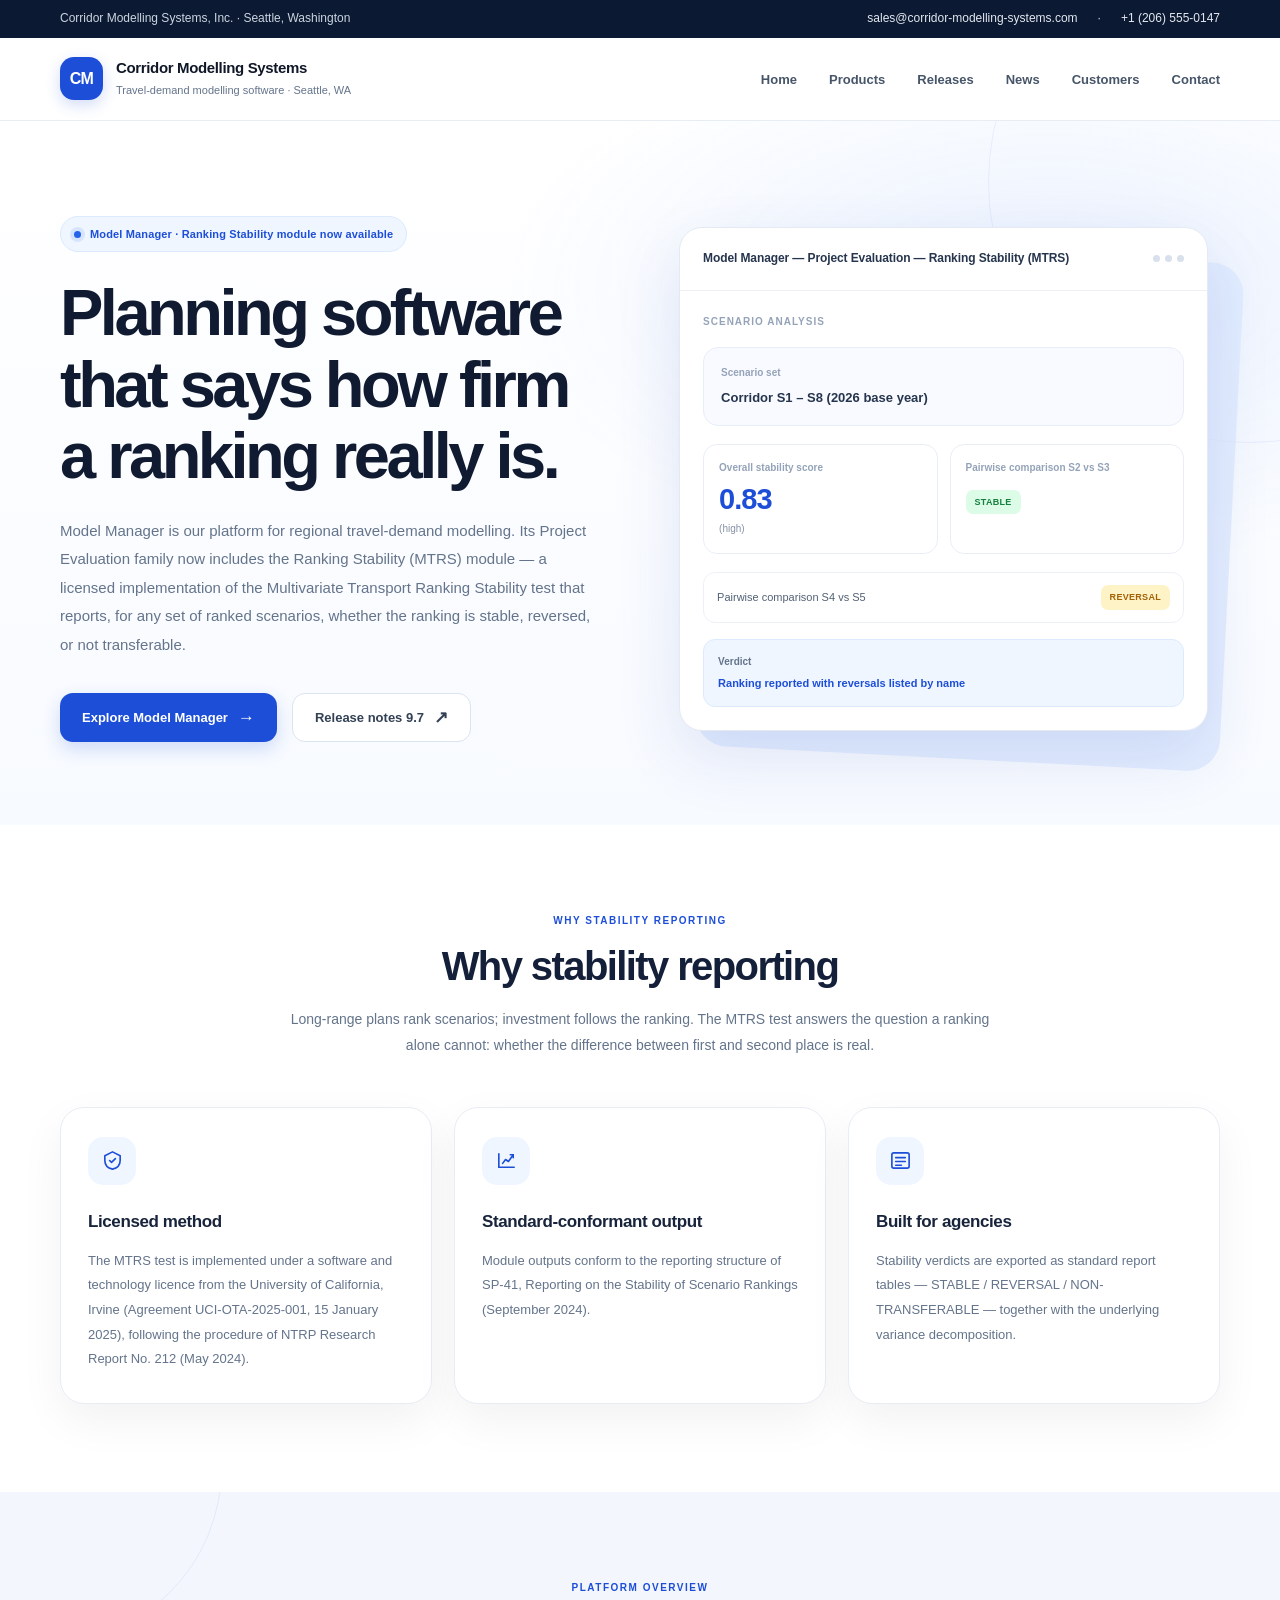
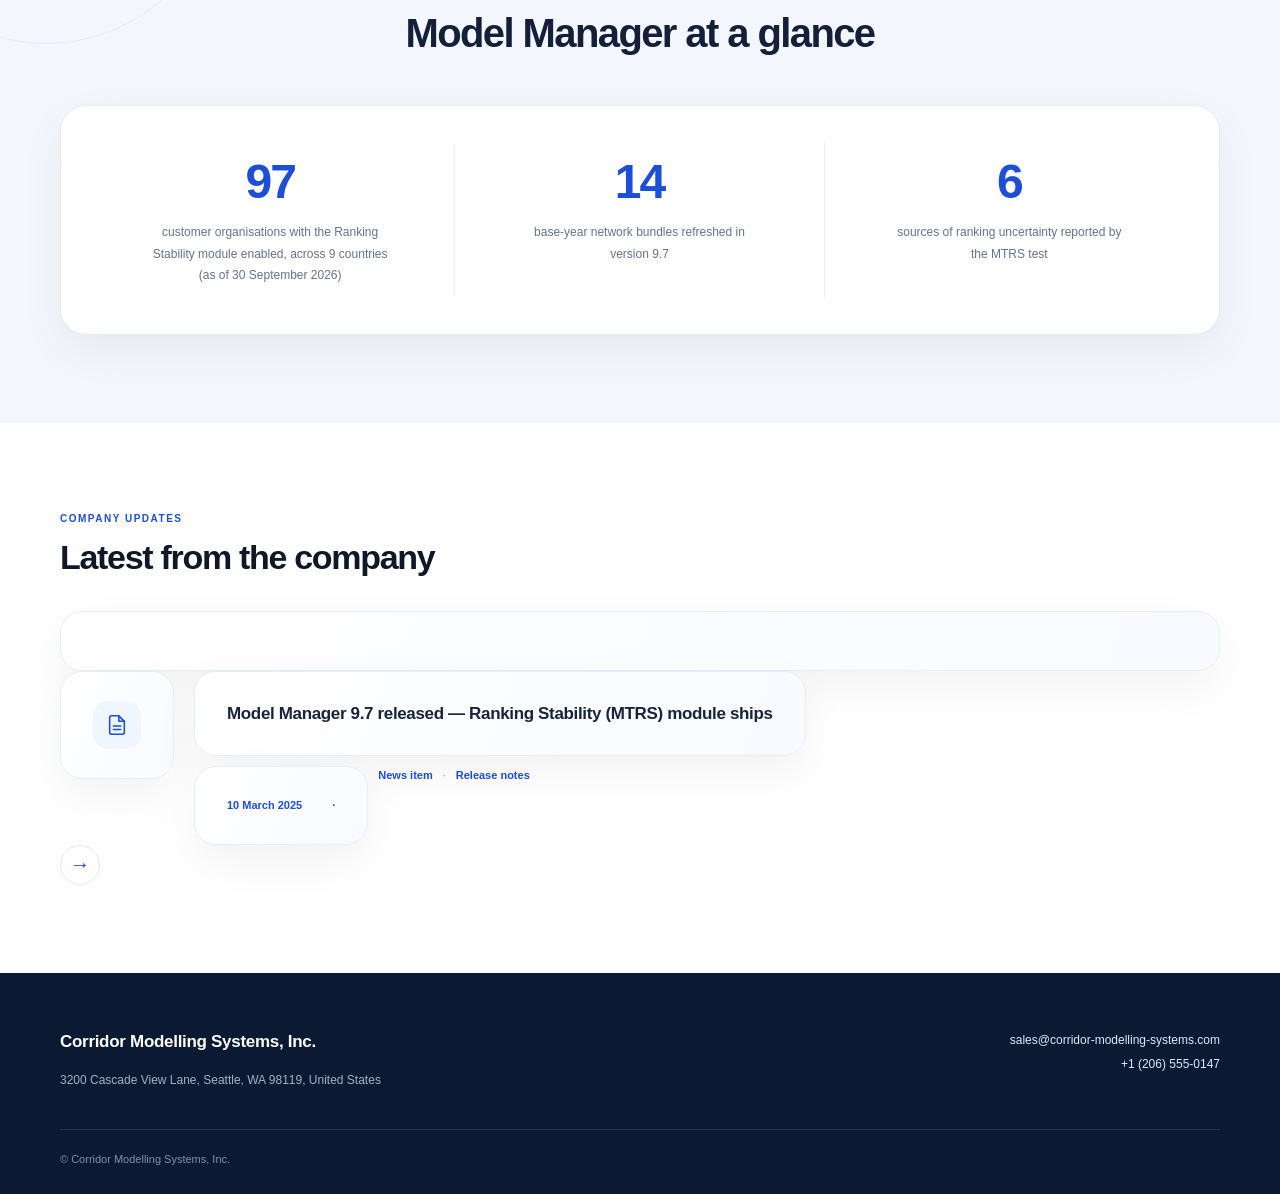
<file: index.html>
<!DOCTYPE html>
<html lang="en">
<head>
  <meta charset="UTF-8">
  <meta name="viewport" content="width=device-width, initial-scale=1.0">
  <meta name="theme-color" content="#1d4ed8">
  <title>Corridor Modelling Systems</title>
  <style>
    :root {
      --primary: #1d4ed8;
      --primary-dark: #1e40af;
      --primary-light: #eff6ff;
      --ink: #101828;
      --muted: #64748b;
      --line: #e8edf4;
      --surface: #ffffff;
      --background: #f7f9fc;
      --radius: 24px;
      --shadow: 0 16px 45px rgba(15, 23, 42, .055);
    }

    * {
      box-sizing: border-box;
      margin: 0;
      padding: 0;
    }

    html {
      scroll-behavior: smooth;
    }

    body {
      font-family: Inter, -apple-system, BlinkMacSystemFont, "Segoe UI", sans-serif;
      color: var(--ink);
      background: var(--background);
      line-height: 1.65;
      -webkit-font-smoothing: antialiased;
    }

    a {
      color: inherit;
      text-decoration: none;
    }

    .container {
      width: min(1160px, calc(100% - 48px));
      margin: 0 auto;
    }

    .topbar {
      background: #0c1932;
      color: #cbd5e1;
      font-size: 12px;
      padding: 9px 0;
    }

    .topbar-inner {
      display: flex;
      align-items: center;
      justify-content: space-between;
      gap: 16px;
    }

    .topbar a {
      color: #e2e8f0;
      transition: color .2s;
    }

    .topbar a:hover {
      color: white;
    }

    .topbar-contact {
      display: flex;
      gap: 20px;
      align-items: center;
    }

    .navbar {
      background: rgba(255,255,255,.94);
      border-bottom: 1px solid var(--line);
      position: sticky;
      top: 0;
      z-index: 20;
      backdrop-filter: blur(16px);
    }

    .nav-inner {
      min-height: 82px;
      display: flex;
      align-items: center;
      justify-content: space-between;
      gap: 30px;
    }

    .brand {
      display: flex;
      align-items: center;
      gap: 13px;
    }

    .brand-mark {
      width: 43px;
      height: 43px;
      border-radius: 14px;
      background: var(--primary);
      color: white;
      display: grid;
      place-items: center;
      font-size: 16px;
      font-weight: 800;
      letter-spacing: -.8px;
      box-shadow: 0 5px 15px rgba(29,78,216,.2);
    }

    .brand-name {
      font-size: 15px;
      font-weight: 750;
      letter-spacing: -.35px;
      line-height: 1.35;
    }

    .brand-subtitle {
      color: var(--muted);
      font-size: 11px;
      margin-top: 3px;
    }

    .nav-links {
      display: flex;
      align-items: center;
      gap: 32px;
      list-style: none;
    }

    .nav-links a {
      color: #475569;
      font-size: 13px;
      font-weight: 600;
      transition: color .2s;
    }

    .nav-links a:hover {
      color: var(--primary);
    }

    .hero {
      padding: 94px 0 82px;
      overflow: hidden;
      position: relative;
      background:
        radial-gradient(ellipse at 82% 24%, rgba(59,130,246,.10), transparent 37%),
        linear-gradient(180deg, #fff 0%, #f7faff 100%);
    }

    .hero::before {
      content: "";
      position: absolute;
      width: 520px;
      height: 520px;
      border: 1px solid rgba(29,78,216,.07);
      border-radius: 50%;
      right: -230px;
      top: -200px;
      pointer-events: none;
    }

    .hero-grid {
      display: grid;
      grid-template-columns: 1fr 1.02fr;
      align-items: center;
      gap: 65px;
      position: relative;
      z-index: 1;
    }

    .eyebrow {
      display: inline-flex;
      align-items: center;
      gap: 9px;
      color: var(--primary);
      background: #eff6ff;
      border: 1px solid #dbeafe;
      padding: 8px 13px;
      border-radius: 100px;
      font-size: 11px;
      font-weight: 750;
      letter-spacing: .15px;
      margin-bottom: 25px;
    }

    .eyebrow-dot {
      width: 7px;
      height: 7px;
      background: #2563eb;
      border-radius: 50%;
      box-shadow: 0 0 0 4px rgba(37,99,235,.12);
    }

    h1 {
      font-size: clamp(42px, 5.2vw, 65px);
      letter-spacing: -3.5px;
      line-height: 1.1;
      font-weight: 790;
      max-width: 570px;
      color: #101a31;
    }

    h1::first-line {
      color: #101a31;
    }

    .hero-description {
      max-width: 550px;
      margin-top: 25px;
      font-size: 15px;
      line-height: 1.9;
      color: #64748b;
    }

    .hero-actions {
      display: flex;
      align-items: center;
      gap: 15px;
      flex-wrap: wrap;
      margin-top: 34px;
    }

    .button {
      min-height: 49px;
      padding: 0 22px;
      display: inline-flex;
      align-items: center;
      justify-content: center;
      gap: 10px;
      border-radius: 13px;
      font-size: 13px;
      font-weight: 700;
      transition: all .2s ease;
    }

    .button-primary {
      background: var(--primary);
      color: white;
      box-shadow: 0 7px 18px rgba(29,78,216,.19);
    }

    .button-primary:hover {
      background: var(--primary-dark);
      transform: translateY(-2px);
      box-shadow: 0 10px 22px rgba(29,78,216,.25);
    }

    .button-secondary {
      color: #334155;
      background: white;
      border: 1px solid #dce4ef;
    }

    .button-secondary:hover {
      border-color: #93b4f9;
      color: var(--primary);
    }

    .arrow {
      font-size: 17px;
      line-height: 1;
    }

    .dashboard-wrap {
      position: relative;
      padding: 12px;
    }

    .dashboard-wrap::before {
      content: "";
      position: absolute;
      inset: 35px -12px -15px 40px;
      border-radius: 32px;
      background: #dce9ff;
      transform: rotate(3deg);
      opacity: .7;
    }

    .dashboard {
      position: relative;
      background: white;
      border: 1px solid #e5eaf2;
      border-radius: 23px;
      box-shadow: 0 25px 65px rgba(30,64,175,.12);
      overflow: hidden;
    }

    .dashboard-header {
      padding: 21px 23px;
      border-bottom: 1px solid #edf0f5;
      display: flex;
      align-items: center;
      justify-content: space-between;
      gap: 12px;
    }

    .dashboard-title {
      font-size: 12px;
      font-weight: 750;
      color: #26354d;
      letter-spacing: -.1px;
    }

    .window-dots {
      display: flex;
      gap: 5px;
    }

    .window-dots span {
      width: 7px;
      height: 7px;
      background: #d8e0eb;
      border-radius: 50%;
    }

    .dashboard-content {
      padding: 23px;
    }

    .dashboard-section-label {
      font-size: 10px;
      font-weight: 750;
      letter-spacing: 1px;
      text-transform: uppercase;
      color: #94a3b8;
      margin-bottom: 17px;
    }

    .scenario-card {
      padding: 17px;
      border-radius: 15px;
      background: #f8faff;
      border: 1px solid #e8eef9;
      margin-bottom: 18px;
    }

    .scenario-label {
      color: #94a3b8;
      font-size: 10px;
      font-weight: 650;
      margin-bottom: 5px;
    }

    .scenario-value {
      color: #26354d;
      font-size: 13px;
      font-weight: 700;
    }

    .score-grid {
      display: grid;
      grid-template-columns: 1fr 1fr;
      gap: 12px;
      margin-bottom: 18px;
    }

    .score-card {
      padding: 15px;
      border-radius: 14px;
      border: 1px solid #e9eef6;
      background: white;
    }

    .score-number {
      font-size: 29px;
      font-weight: 800;
      color: var(--primary);
      letter-spacing: -1px;
      line-height: 1.2;
    }

    .score-caption {
      font-size: 10px;
      color: #8491a5;
      margin-top: 5px;
    }

    .comparison-list {
      display: grid;
      gap: 10px;
    }

    .comparison-row {
      display: flex;
      align-items: center;
      justify-content: space-between;
      gap: 10px;
      padding: 12px 13px;
      border: 1px solid #edf0f5;
      border-radius: 12px;
      font-size: 11px;
      color: #526176;
    }

    .status {
      display: inline-flex;
      align-items: center;
      justify-content: center;
      padding: 5px 9px;
      border-radius: 7px;
      font-size: 9px;
      font-weight: 800;
      letter-spacing: .3px;
      white-space: nowrap;
    }

    .status-stable {
      background: #dcfce7;
      color: #15803d;
    }

    .status-reversal {
      background: #fef3c7;
      color: #a16207;
    }

    .verdict {
      margin-top: 16px;
      padding: 14px;
      border-radius: 12px;
      background: #eff6ff;
      border: 1px solid #dbeafe;
    }

    .verdict-label {
      color: #64748b;
      font-size: 10px;
      font-weight: 650;
      margin-bottom: 4px;
    }

    .verdict-text {
      color: #1d4ed8;
      font-size: 11px;
      font-weight: 750;
    }

    .section {
      padding: 88px 0;
    }

    .section-heading {
      text-align: center;
      max-width: 700px;
      margin: 0 auto 48px;
    }

    .section-kicker {
      color: var(--primary);
      text-transform: uppercase;
      letter-spacing: 1.5px;
      font-size: 10px;
      font-weight: 800;
      margin-bottom: 12px;
    }

    .section-heading h2 {
      font-size: clamp(30px, 4vw, 40px);
      line-height: 1.2;
      letter-spacing: -1.6px;
      font-weight: 780;
      color: #142039;
    }

    .section-heading p {
      margin-top: 17px;
      color: #64748b;
      font-size: 14px;
      line-height: 1.85;
    }

    .features {
      background: white;
    }

    .feature-grid {
      display: grid;
      grid-template-columns: repeat(3, 1fr);
      gap: 22px;
    }

    .feature-card {
      background: white;
      border: 1px solid #e8edf4;
      border-radius: var(--radius);
      padding: 29px 27px 31px;
      box-shadow: var(--shadow);
      transition: transform .25s, box-shadow .25s, border-color .25s;
    }

    .feature-card:hover {
      transform: translateY(-5px);
      box-shadow: 0 20px 45px rgba(15,23,42,.08);
      border-color: #c9dafb;
    }

    .feature-icon {
      width: 48px;
      height: 48px;
      display: grid;
      place-items: center;
      border-radius: 15px;
      background: #eff6ff;
      color: var(--primary);
      margin-bottom: 23px;
    }

    .feature-icon svg {
      width: 23px;
      height: 23px;
      stroke: currentColor;
      fill: none;
      stroke-width: 1.7;
      stroke-linecap: round;
      stroke-linejoin: round;
    }

    .feature-card h3 {
      font-size: 17px;
      font-weight: 750;
      letter-spacing: -.4px;
      margin-bottom: 13px;
      color: #18243b;
    }

    .feature-card p {
      font-size: 13px;
      line-height: 1.9;
      color: #64748b;
    }

    .metrics-section {
      background: #f3f6fc;
      position: relative;
      overflow: hidden;
    }

    .metrics-section::before {
      content: "";
      position: absolute;
      width: 350px;
      height: 350px;
      border: 1px solid rgba(29,78,216,.08);
      border-radius: 50%;
      top: -200px;
      left: -130px;
    }

    .metrics-card {
      position: relative;
      display: grid;
      grid-template-columns: repeat(3, 1fr);
      background: white;
      border: 1px solid #e6ebf3;
      border-radius: 26px;
      padding: 37px 25px;
      box-shadow: var(--shadow);
    }

    .metric {
      padding: 10px 30px;
      text-align: center;
      border-right: 1px solid #e9edf4;
    }

    .metric:last-child {
      border-right: none;
    }

    .metric-number {
      color: var(--primary);
      font-size: 48px;
      line-height: 1.2;
      font-weight: 820;
      letter-spacing: -2px;
      margin-bottom: 12px;
    }

    .metric-description {
      color: #64748b;
      font-size: 12px;
      line-height: 1.8;
      max-width: 240px;
      margin: 0 auto;
    }

    .news-section {
      background: white;
    }

    .news-heading {
      display: flex;
      align-items: flex-end;
      justify-content: space-between;
      gap: 20px;
      margin-bottom: 32px;
    }

    .news-heading .section-kicker {
      margin-bottom: 9px;
    }

    .news-heading h2 {
      font-size: 34px;
      letter-spacing: -1.3px;
      font-weight: 780;
      line-height: 1.25;
    }

    .news-card {
      display: flex;
      align-items: center;
      justify-content: space-between;
      gap: 30px;
      padding: 29px 32px;
      border: 1px solid #e7edf5;
      border-radius: 22px;
      background: linear-gradient(110deg, #fff, #f8faff);
      box-shadow: var(--shadow);
      transition: border-color .2s, transform .2s;
    }

    .news-card:hover {
      border-color: #c7d8fa;
      transform: translateY(-2px);
    }

    .news-content {
      display: flex;
      align-items: flex-start;
      gap: 20px;
    }

    .news-icon {
      width: 48px;
      height: 48px;
      flex-shrink: 0;
      border-radius: 15px;
      background: #eff6ff;
      color: var(--primary);
      display: grid;
      place-items: center;
    }

    .news-icon svg {
      width: 22px;
      height: 22px;
      fill: none;
      stroke: currentColor;
      stroke-width: 1.7;
      stroke-linecap: round;
      stroke-linejoin: round;
    }

    .news-card h3 {
      color: #18243b;
      font-size: 17px;
      line-height: 1.5;
      font-weight: 750;
      letter-spacing: -.35px;
    }

    .news-meta {
      display: flex;
      flex-wrap: wrap;
      gap: 10px;
      margin-top: 10px;
      color: #8996a8;
      font-size: 11px;
    }

    .news-meta a {
      color: var(--primary);
      font-weight: 650;
    }

    .news-arrow {
      flex-shrink: 0;
      width: 40px;
      height: 40px;
      border-radius: 50%;
      background: white;
      border: 1px solid #e4eaf3;
      display: grid;
      place-items: center;
      color: var(--primary);
      font-size: 20px;
    }

    footer {
      background: #0c1932;
      color: #e2e8f0;
      padding: 55px 0 25px;
    }

    .footer-main {
      display: flex;
      justify-content: space-between;
      align-items: flex-start;
      gap: 35px;
      padding-bottom: 38px;
    }

    .footer-brand {
      font-size: 17px;
      font-weight: 750;
      letter-spacing: -.3px;
      color: white;
      margin-bottom: 13px;
    }

    .footer-address {
      color: #a4b1c5;
      font-size: 12px;
      line-height: 1.9;
    }

    .footer-contact {
      text-align: right;
      color: #a4b1c5;
      font-size: 12px;
      line-height: 2;
    }

    .footer-contact a {
      color: #dbeafe;
      transition: color .2s;
    }

    .footer-contact a:hover {
      color: white;
    }

    .footer-bottom {
      border-top: 1px solid rgba(255,255,255,.11);
      padding-top: 20px;
      display: flex;
      justify-content: space-between;
      align-items: center;
      gap: 20px;
      color: #8291a9;
      font-size: 11px;
    }

    @media (max-width: 900px) {
      .hero-grid {
        grid-template-columns: 1fr;
        gap: 48px;
      }

      .hero-copy {
        max-width: 680px;
      }

      .dashboard-wrap {
        max-width: 650px;
        width: 100%;
        margin: 0 auto;
      }

      .feature-grid {
        grid-template-columns: repeat(2, 1fr);
      }

      .nav-links {
        gap: 17px;
      }

      .metric {
        padding: 10px 16px;
      }
    }

    @media (max-width: 640px) {
      .container {
        width: min(100% - 36px, 1160px);
      }

      .topbar-inner {
        flex-direction: column;
        gap: 4px;
      }

      .topbar-contact {
        flex-wrap: wrap;
        justify-content: center;
        gap: 5px 12px;
      }

      .nav-inner {
        min-height: 72px;
        flex-wrap: wrap;
        padding: 12px 0;
        gap: 12px;
      }

      .brand-mark {
        width: 39px;
        height: 39px;
      }

      .brand-name {
        font-size: 13px;
      }

      .brand-subtitle {
        font-size: 10px;
      }

      .nav-links {
        width: 100%;
        overflow-x: auto;
        padding: 8px 0 5px;
        gap: 23px;
        scrollbar-width: none;
      }

      .nav-links::-webkit-scrollbar {
        display: none;
      }

      .nav-links a {
        white-space: nowrap;
        font-size: 12px;
      }

      .hero {
        padding: 65px 0 60px;
      }

      h1 {
        font-size: 43px;
        letter-spacing: -2.5px;
      }

      .hero-description {
        font-size: 13px;
      }

      .hero-actions {
        align-items: stretch;
      }

      .button {
        flex: 1;
        padding: 0 14px;
        font-size: 12px;
      }

      .dashboard-content {
        padding: 16px;
      }

      .dashboard-header {
        padding: 17px;
      }

      .comparison-row {
        font-size: 10px;
      }

      .section {
        padding: 65px 0;
      }

      .section-heading {
        margin-bottom: 32px;
      }

      .section-heading h2 {
        font-size: 30px;
      }

      .feature-grid {
        grid-template-columns: 1fr;
        gap: 15px;
      }

      .feature-card {
        padding: 24px;
      }

      .metrics-card {
        grid-template-columns: 1fr;
        padding: 14px 24px;
      }

      .metric {
        padding: 25px 10px;
        border-right: none;
        border-bottom: 1px solid #e9edf4;
      }

      .metric:last-child {
        border-bottom: none;
      }

      .metric-number {
        font-size: 43px;
      }

      .news-heading {
        align-items: flex-start;
      }

      .news-heading h2 {
        font-size: 29px;
      }

      .news-card {
        padding: 22px 18px;
        gap: 10px;
      }

      .news-content {
        gap: 13px;
      }

      .news-card h3 {
        font-size: 14px;
      }

      .news-icon {
        width: 40px;
        height: 40px;
      }

      .news-meta {
        gap: 5px;
        font-size: 10px;
      }

      .news-arrow {
        width: 32px;
        height: 32px;
      }

      footer {
        padding-top: 42px;
      }

      .footer-main {
        flex-direction: column;
        gap: 23px;
      }

      .footer-contact {
        text-align: left;
      }

      .footer-bottom {
        flex-direction: column;
        align-items: flex-start;
      }
    }

    @media (prefers-reduced-motion: reduce) {
      *, *::before, *::after {
        scroll-behavior: auto !important;
        transition-duration: .01ms !important;
      }
    }
  </style>
</head>
<body>

  <div class="topbar">
    <div class="container topbar-inner">
      <div>Corridor Modelling Systems, Inc. · Seattle, Washington</div>
      <div class="topbar-contact">
        <a href="mailto:sales@corridor-modelling-systems.com">sales@corridor-modelling-systems.com</a>
        <span>·</span>
        <a href="tel:+12065550147">+1 (206) 555-0147</a>
      </div>
    </div>
  </div>

  <header class="navbar">
    <div class="container nav-inner">
      <a class="brand" href="#">
        <div class="brand-mark">CM</div>
        <div>
          <div class="brand-name">Corridor Modelling Systems</div>
          <div class="brand-subtitle">Travel-demand modelling software · Seattle, WA</div>
        </div>
      </a>

      <nav>
        <ul class="nav-links">
          <li><a href="#">Home</a></li>
          <li><a href="#products">Products</a></li>
          <li><a href="#news">Releases</a></li>
          <li><a href="#news">News</a></li>
          <li><a href="#customers">Customers</a></li>
          <li><a href="#contact">Contact</a></li>
        </ul>
      </nav>
    </div>
  </header>

  <main>

    <section class="hero">
      <div class="container hero-grid">

        <div class="hero-copy">
          <div class="eyebrow">
            <span class="eyebrow-dot"></span>
            Model Manager · Ranking Stability module now available
          </div>

          <h1>Planning software that says how firm a ranking really is.</h1>

          <p class="hero-description">
            Model Manager is our platform for regional travel-demand modelling. Its Project Evaluation family now includes the Ranking Stability (MTRS) module — a licensed implementation of the Multivariate Transport Ranking Stability test that reports, for any set of ranked scenarios, whether the ranking is stable, reversed, or not transferable.
          </p>

          <div class="hero-actions">
            <a href="#products" class="button button-primary">
              Explore Model Manager
              <span class="arrow">→</span>
            </a>
            <a href="#news" class="button button-secondary">
              Release notes 9.7
              <span class="arrow">↗</span>
            </a>
          </div>
        </div>

        <div class="dashboard-wrap">
          <div class="dashboard">
            <div class="dashboard-header">
              <div class="dashboard-title">
                Model Manager — Project Evaluation — Ranking Stability (MTRS)
              </div>
              <div class="window-dots">
                <span></span><span></span><span></span>
              </div>
            </div>

            <div class="dashboard-content">
              <div class="dashboard-section-label">Scenario analysis</div>

              <div class="scenario-card">
                <div class="scenario-label">Scenario set</div>
                <div class="scenario-value">Corridor S1 – S8 (2026 base year)</div>
              </div>

              <div class="score-grid">
                <div class="score-card">
                  <div class="scenario-label">Overall stability score</div>
                  <div class="score-number">0.83</div>
                  <div class="score-caption">(high)</div>
                </div>
                <div class="score-card">
                  <div class="scenario-label">Pairwise comparison S2 vs S3</div>
                  <div style="margin-top:10px">
                    <span class="status status-stable">STABLE</span>
                  </div>
                </div>
              </div>

              <div class="comparison-list">
                <div class="comparison-row">
                  <span>Pairwise comparison S4 vs S5</span>
                  <span class="status status-reversal">REVERSAL</span>
                </div>
              </div>

              <div class="verdict">
                <div class="verdict-label">Verdict</div>
                <div class="verdict-text">Ranking reported with reversals listed by name</div>
              </div>
            </div>
          </div>
        </div>

      </div>
    </section>

    <section class="section features" id="products">
      <div class="container">

        <div class="section-heading">
          <div class="section-kicker">Why stability reporting</div>
          <h2>Why stability reporting</h2>
          <p>
            Long-range plans rank scenarios; investment follows the ranking. The MTRS test answers the question a ranking alone cannot: whether the difference between first and second place is real.
          </p>
        </div>

        <div class="feature-grid">

          <article class="feature-card">
            <div class="feature-icon">
              <svg viewBox="0 0 24 24">
                <path d="M12 3l8 4v5c0 5-3.5 8-8 9-4.5-1-8-4-8-9V7l8-4z"/>
                <path d="M9 12l2 2 4-4"/>
              </svg>
            </div>
            <h3>Licensed method</h3>
            <p>
              The MTRS test is implemented under a software and technology licence from the University of California, Irvine (Agreement UCI-OTA-2025-001, 15 January 2025), following the procedure of NTRP Research Report No. 212 (May 2024).
            </p>
          </article>

          <article class="feature-card">
            <div class="feature-icon">
              <svg viewBox="0 0 24 24">
                <path d="M4 19V5"/>
                <path d="M4 19h16"/>
                <path d="M8 15l3-4 3 2 5-7"/>
                <path d="M16 6h3v3"/>
              </svg>
            </div>
            <h3>Standard-conformant output</h3>
            <p>
              Module outputs conform to the reporting structure of SP-41, 
              Reporting on the Stability of Scenario Rankings
              (September 2024).
            </p>
          </article>

          <article class="feature-card">
            <div class="feature-icon">
              <svg viewBox="0 0 24 24">
                <rect x="3" y="4" width="18" height="16" rx="2"/>
                <path d="M7 9h10M7 13h10M7 17h6"/>
              </svg>
            </div>
            <h3>Built for agencies</h3>
            <p>
              Stability verdicts are exported as standard report tables — STABLE / REVERSAL / NON-TRANSFERABLE — together with the underlying variance decomposition.
            </p>
          </article>

        </div>
      </div>
    </section>

    <section class="section metrics-section" id="customers">
      <div class="container">

        <div class="section-heading">
          <div class="section-kicker">Platform overview</div>
          <h2>Model Manager at a glance</h2>
        </div>

        <div class="metrics-card">

          <div class="metric">
            <div class="metric-number">97</div>
            <p class="metric-description">
              customer organisations with the Ranking Stability module enabled, across 9 countries (as of 30 September 2026)
            </p>
          </div>

          <div class="metric">
            <div class="metric-number">14</div>
            <p class="metric-description">
              base-year network bundles refreshed in version 9.7
            </p>
          </div>

          <div class="metric">
            <div class="metric-number">6</div>
            <p class="metric-description">
              sources of ranking uncertainty reported by the MTRS test
            </p>
          </div>

        </div>
      </div>
    </section>

    <section class="section news-section" id="news">
      <div class="container">

        <div class="news-heading">
          <div>
            <div class="section-kicker">Company updates</div>
            <h2>Latest from the company</h2>
          </div>
        </div>

        <a href="#news" class="news-card">
          <div class="news-content">
            <div class="news-icon">
              <svg viewBox="0 0 24 24">
                <path d="M14 2H6a2 2 0 0 0-2 2v16a2 2 0 0 0 2 2h12a2 2 0 0 0 2-2V8z"/>
                <path d="M14 2v6h6M8 13h8M8 17h8"/>
              </svg>
            </div>

            <div>
              <h3>Model Manager 9.7 released — Ranking Stability (MTRS) module ships</h3>
              <div class="news-meta">
                <span>10 March 2025</span>
                <span>·</span>
                <a href="#news">News item</a>
                <span>·</span>
                <a href="#news">Release notes</a>
              </div>
            </div>
          </div>

          <div class="news-arrow">→</div>
        </a>

      </div>
    </section>

  </main>

  <footer id="contact">
    <div class="container">

      <div class="footer-main">
        <div>
          <div class="footer-brand">Corridor Modelling Systems, Inc.</div>
          <div class="footer-address">
            3200 Cascade View Lane, Seattle, WA 98119, United States
          </div>
        </div>

        <div class="footer-contact">
          <a href="mailto:sales@corridor-modelling-systems.com">sales@corridor-modelling-systems.com</a>
          <br>
          <a href="tel:+12065550147">+1 (206) 555-0147</a>
        </div>
      </div>

      <div class="footer-bottom">
        <div>© Corridor Modelling Systems, Inc.</div>
      </div>

    </div>
  </footer>

</body>
</html>
</file>
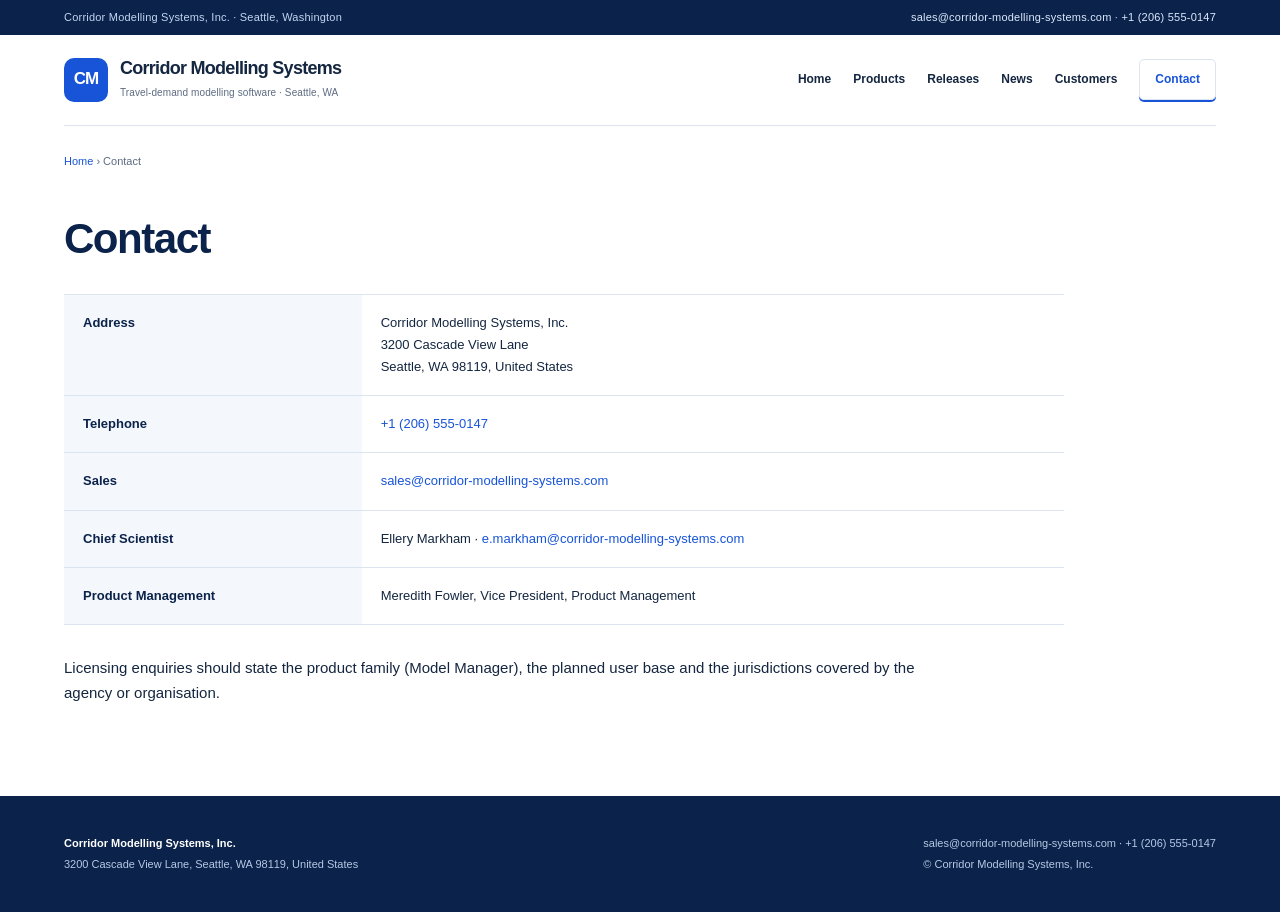
<file: contact/index.html>
<!DOCTYPE html>
<html lang="en">
<head>
<meta charset="UTF-8">
<meta name="viewport" content="width=device-width, initial-scale=1">
<meta name="robots" content="noindex, nofollow">
<title>Contact — Corridor Modelling Systems, Inc.</title>
<meta name="description" content="Contact Corridor Modelling Systems, Inc. — 3200 Cascade View Lane, Seattle, WA 98119.">
<link rel="icon" type="image/svg+xml" href="../favicon.svg">
<style>
:root{--ink:#142640;--blue:#1754d8;--navy:#0b234a;--line:#dce4f0;--muted:#5c6b81;--wash:#f4f7fc;--white:#fff}
*{box-sizing:border-box}html{scroll-behavior:smooth}body{margin:0;color:var(--ink);background:var(--white);font:15px/1.7 -apple-system,BlinkMacSystemFont,"Segoe UI",Arial,sans-serif}a{color:var(--blue);text-decoration:none}a:hover{text-decoration:underline}a:focus-visible{outline:3px solid #719aff;outline-offset:5px}p{margin:0 0 20px}h1,h2,h3{margin:0;font-weight:650;line-height:1.16;letter-spacing:-.035em}h2{font-size:32px}h3{font-size:20px}ul{padding-left:22px}li{margin:8px 0}.wrap{width:min(1152px,calc(100% - 80px));margin:auto}.topbar{background:var(--navy);color:#c4d5f2;font-size:11px;letter-spacing:.02em}.topbar .wrap{display:flex;justify-content:space-between;gap:22px;padding:8px 0}.topbar a{color:#dce9ff}.site-header{display:grid;grid-template-columns:1fr auto;align-items:center;gap:20px;width:min(1152px,calc(100% - 80px));margin:auto;padding:23px 0}.masthead .wrap{width:auto}.logo{display:flex;align-items:center;gap:12px}.mark{display:grid;place-items:center;width:44px;height:44px;border-radius:10px;background:var(--blue);color:#fff;font-size:17px;font-weight:750;letter-spacing:-.06em}.name{font-size:18px;font-weight:700;line-height:1.2;letter-spacing:-.04em}.tag{font-size:10px;letter-spacing:.01em;color:var(--muted);margin-top:5px}.nav ul{display:flex;list-style:none;gap:22px;padding:0;margin:0;align-items:center}.nav li{margin:0}.nav a{display:block;font-size:12px;font-weight:600;color:var(--ink);padding:8px 0}.nav .active a{color:var(--blue);box-shadow:0 2px var(--blue)}.nav li:last-child a{padding:9px 15px;border:1px solid var(--line);border-radius:5px}
.hero{background:linear-gradient(120deg,#f3f7ff 0%,#edf3ff 58%,#e2ecff 100%);border-block:1px solid #e1e9f7;padding:65px 0 70px;overflow:hidden}.hero>.wrap{display:grid;grid-template-columns:1.03fr 1fr;gap:58px;align-items:center}.hero-copy{min-width:0}.kicker{display:inline-block;color:var(--blue);font-size:10px;letter-spacing:.055em;font-weight:700;margin-bottom:24px;padding-left:12px;border-left:3px solid var(--blue)}.hero h1{font-size:51px;line-height:1.06;max-width:550px;margin-bottom:24px;color:var(--navy);letter-spacing:-.055em}.hero p{font-size:14px;line-height:1.85;color:var(--muted);max-width:550px}.actions{display:flex;flex-wrap:wrap;gap:12px;margin-top:28px}.btn{display:inline-flex;align-items:center;min-height:43px;border-radius:5px;background:var(--blue);color:#fff;font-size:12px;font-weight:650;padding:11px 19px;box-shadow:0 4px 10px #1754d822}.btn.ghost{background:#fff;border:1px solid #cad7ef;color:var(--navy);box-shadow:none}.mock{background:#fff;overflow:hidden;border:1px solid #c4d3eb;border-radius:10px;box-shadow:0 24px 50px #193e7a20;transform:perspective(1200px) rotateY(-3deg);position:relative}.mock:after{content:"";display:block;height:115px;border-top:1px solid #e7edf7;background:repeating-linear-gradient(0deg,transparent 0 27px,#edf2fa 28px 29px),repeating-linear-gradient(90deg,transparent 0 65px,#edf2fa 66px 67px),linear-gradient(150deg,transparent 0% 25%,#bed1fb 25.3% 26%,transparent 26.3% 40%,#1754d8 40.3% 41%,transparent 41.3%);margin:20px 26px 27px}.bar{display:flex;align-items:center;gap:5px;background:#f5f7fc;border-bottom:1px solid var(--line);padding:15px}.dot{width:7px;height:7px;border-radius:50%;background:#cad6eb;flex:none}.dot:first-child{background:#88a5dd}.dot:nth-child(2){background:#9cb5e2}.dot:nth-child(3){background:#bdcdeb}.title{font-size:9px;font-weight:600;color:#4c5e79;margin-left:9px}.mock .body{padding:15px 26px 0}.row{display:flex;justify-content:space-between;gap:20px;padding:13px 0;border-bottom:1px solid #e8edf6;font-size:10px}.row span:first-child{color:var(--muted)}.row span:last-child{text-align:right;font-weight:600}.verdict{font-size:8px;border-radius:3px;padding:3px 7px;letter-spacing:.05em;background:#e8efff;color:#2255ad}.verdict.reversal{background:#f1f3f7;color:#53637e}
main>section:not(.hero){padding:62px 0}section .lede{color:var(--muted);max-width:735px;margin-top:17px;font-size:15px}.grid3{display:grid;grid-template-columns:repeat(3,minmax(0,1fr));gap:20px;margin-top:32px}.tile{padding:26px;border:1px solid var(--line);border-radius:8px;background:white;position:relative}.tile:before{content:"";display:block;width:26px;height:5px;border-radius:2px;background:var(--blue);margin-bottom:22px}.tile h3{margin-bottom:13px}.tile p{font-size:13px;color:var(--muted);margin-bottom:0}.alt{background:var(--wash)}.statband{display:grid;grid-auto-columns:1fr;grid-auto-flow:column;gap:25px;margin:30px 0}.stat{border-left:2px solid #bacdf4;padding-left:22px;min-width:0}.num{font-size:54px;line-height:1.1;font-weight:700;color:var(--blue);letter-spacing:-.06em}.lbl{font-size:12px;color:var(--muted);max-width:300px;margin-top:12px}.sitefoot{margin-top:0;background:var(--navy);color:#b6c8e5;padding:35px 0;font-size:11px}.sitefoot .wrap{display:flex;justify-content:space-between;gap:30px}.sitefoot p{margin:3px 0}.sitefoot strong{color:#fff}.sitefoot a{color:#b6c8e5}.crumbs{font-size:11px;color:var(--muted);padding:26px 0 20px;margin:0;border-top:1px solid var(--line)}.article{max-width:1000px;padding:25px 0 70px;min-height:440px}.article>h1,.article>h2:first-child{font-size:42px;max-width:850px;margin-bottom:22px;color:var(--navy)}.article h2:not(:first-child){font-size:27px;margin:40px 0 20px}.article p{max-width:860px}.meta{color:var(--muted);font-size:14px;border-bottom:1px solid var(--line);padding-bottom:24px;margin-bottom:30px}.article li{font-size:14px;max-width:840px}.case-grid{display:grid;grid-template-columns:1fr 1fr;gap:18px;margin:25px 0}.case{border:1px solid var(--line);border-radius:7px;padding:27px}.sector{font-size:10px;letter-spacing:.06em;color:var(--blue);font-weight:700}.case h3{font-size:21px;margin:13px 0}.case p{font-size:13px;margin:0;color:var(--muted)}table{width:100%;border-collapse:collapse;margin:30px 0;font-size:13px}th,td{text-align:left;vertical-align:top;padding:17px 19px;border-bottom:1px solid var(--line);overflow-wrap:anywhere}th{background:var(--wash);font-weight:600;color:var(--navy)}tr:first-child{border-top:1px solid var(--line)}.error-content{padding:100px 0;min-height:60vh}.error-content h1{font-size:48px;margin-bottom:25px}
@media(max-width:1050px){.site-header{grid-template-columns:1fr}.nav ul{gap:25px}.hero>.wrap{gap:30px}.hero h1{font-size:43px}.hero .mock{transform:none}}@media(max-width:720px){.wrap,.site-header{width:calc(100% - 36px)}.topbar .wrap{display:block}.right{display:block;margin-top:3px}.name{font-size:17px}.nav ul{gap:18px;flex-wrap:wrap}.site-header{padding:20px 0;gap:16px}.nav a{font-size:11px}.hero{padding:40px 0}.hero>.wrap{grid-template-columns:1fr}.hero h1{font-size:42px}.mock{max-width:550px}.grid3,.case-grid{grid-template-columns:1fr}.statband{grid-auto-flow:row;gap:25px}.sitefoot .wrap{display:block}.sitefoot .wrap>div+div{margin-top:20px}main>section:not(.hero){padding:40px 0}.article>h1,.article>h2:first-child{font-size:34px}th,td{padding:12px 9px;font-size:12px}}
@media print{body{font-size:11pt}.hero,.sitefoot{background:#fff;color:#000}.site-header,.topbar{display:none}.mock{transform:none;box-shadow:none}.wrap{width:100%}section,.article{break-inside:avoid}a{color:inherit}.hero{padding:20px 0}}
</style>
</head>
<body>

<div class="topbar">
  <div class="wrap">
    <span>Corridor Modelling Systems, Inc. · Seattle, Washington</span>
    <span class="right"><a href="mailto:sales@corridor-modelling-systems.com">sales@corridor-modelling-systems.com</a> · <a href="tel:+12065550147">+1 (206) 555-0147</a></span>
  </div>
</div>

<div class="site-header">
<header class="masthead">
  <div class="wrap">
    <div class="logo">
      <div class="mark">CM</div>
      <div>
        <div class="name">Corridor Modelling Systems</div>
        <div class="tag">Travel-demand modelling software · Seattle, WA</div>
      </div>
    </div>
  </div>
</header>

<nav class="nav">
  <ul>
    <li><a href="../index.html">Home</a></li>
    <li><a href="../products/index.html">Products</a></li>
    <li><a href="../releases/index.html">Releases</a></li>
    <li><a href="../news/index.html">News</a></li>
    <li><a href="../customers/index.html">Customers</a></li>
    <li class="active"><a href="index.html">Contact</a></li>
  </ul>
</nav>
</div>
<main id="content">

<div class="wrap">
  <p class="crumbs"><a href="../index.html">Home</a> › Contact</p>
  <div class="article">
    <h2>Contact</h2>
    <table>
      <tr><th>Address</th><td>Corridor Modelling Systems, Inc.<br>3200 Cascade View Lane<br>Seattle, WA 98119, United States</td></tr>
      <tr><th>Telephone</th><td><a href="tel:+12065550147">+1 (206) 555-0147</a></td></tr>
      <tr><th>Sales</th><td><a href="mailto:sales@corridor-modelling-systems.com">sales@corridor-modelling-systems.com</a></td></tr>
      <tr><th>Chief Scientist</th><td>Ellery Markham · <a href="mailto:e.markham@corridor-modelling-systems.com">e.markham@corridor-modelling-systems.com</a></td></tr>
      <tr><th>Product Management</th><td>Meredith Fowler, Vice President, Product Management</td></tr>
    </table>
    <p>Licensing enquiries should state the product family (Model Manager), the planned user base and the jurisdictions covered by the agency or organisation.</p>
  </div>
</div>

</main>
<footer class="sitefoot">
  <div class="wrap">
    <div>
      <p><strong>Corridor Modelling Systems, Inc.</strong></p>
      <p>3200 Cascade View Lane, Seattle, WA 98119, United States</p>
    </div>
    <div>
      <p><a href="mailto:sales@corridor-modelling-systems.com">sales@corridor-modelling-systems.com</a> · <a href="tel:+12065550147">+1 (206) 555-0147</a></p>
      <p>© Corridor Modelling Systems, Inc.</p>
    </div>
  </div>
</footer>

</body>
</html>
</file>
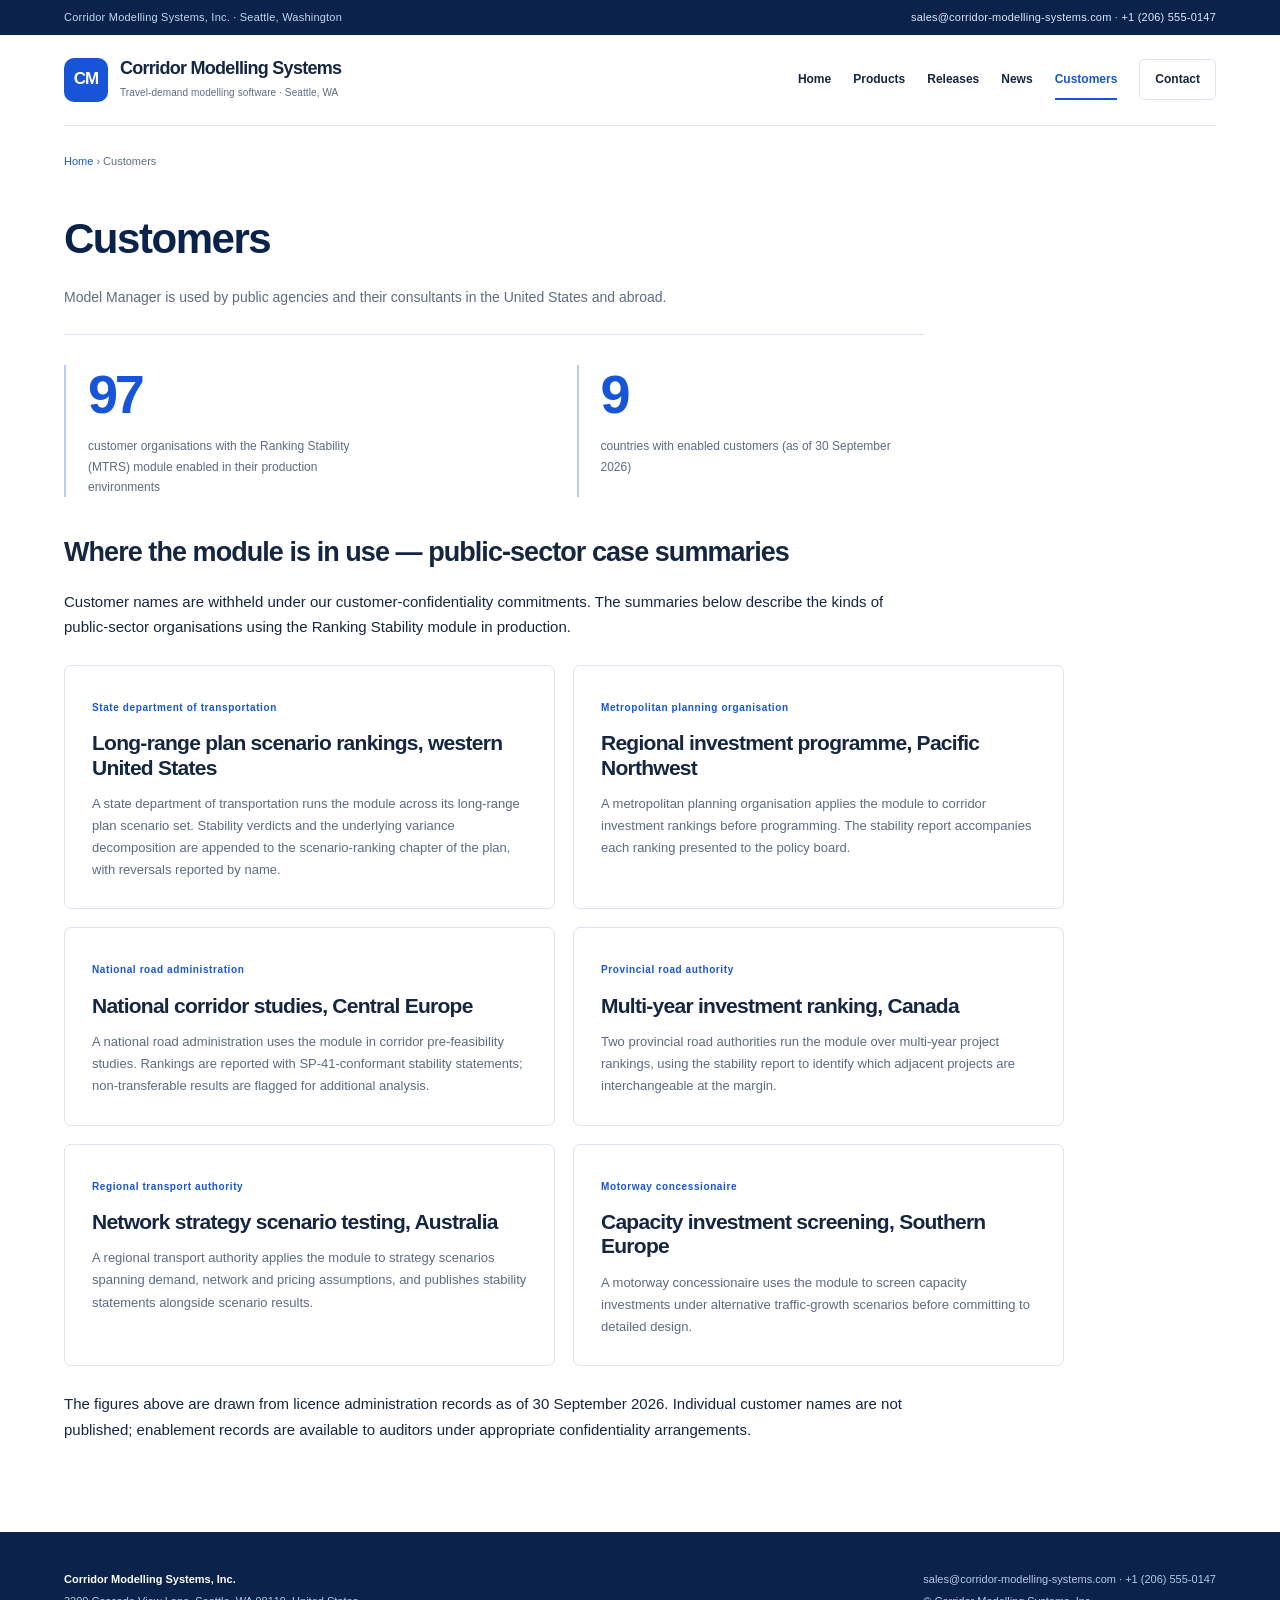
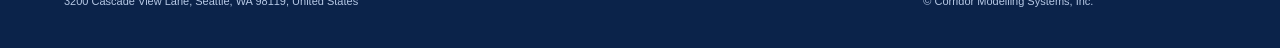
<file: customers/index.html>
<!DOCTYPE html>
<html lang="en">
<head>
<meta charset="UTF-8">
<meta name="viewport" content="width=device-width, initial-scale=1">
<meta name="robots" content="noindex, nofollow">
<title>Customers — Corridor Modelling Systems, Inc.</title>
<meta name="description" content="Customer sectors and anonymised case summaries for Model Manager and the Ranking Stability (MTRS) module — 97 customer organisations in 9 countries.">
<link rel="icon" type="image/svg+xml" href="../favicon.svg">
<style>
:root{--ink:#142640;--blue:#1754d8;--navy:#0b234a;--line:#dce4f0;--muted:#5c6b81;--wash:#f4f7fc;--white:#fff}
*{box-sizing:border-box}html{scroll-behavior:smooth}body{margin:0;color:var(--ink);background:var(--white);font:15px/1.7 -apple-system,BlinkMacSystemFont,"Segoe UI",Arial,sans-serif}a{color:var(--blue);text-decoration:none}a:hover{text-decoration:underline}a:focus-visible{outline:3px solid #719aff;outline-offset:5px}p{margin:0 0 20px}h1,h2,h3{margin:0;font-weight:650;line-height:1.16;letter-spacing:-.035em}h2{font-size:32px}h3{font-size:20px}ul{padding-left:22px}li{margin:8px 0}.wrap{width:min(1152px,calc(100% - 80px));margin:auto}.topbar{background:var(--navy);color:#c4d5f2;font-size:11px;letter-spacing:.02em}.topbar .wrap{display:flex;justify-content:space-between;gap:22px;padding:8px 0}.topbar a{color:#dce9ff}.site-header{display:grid;grid-template-columns:1fr auto;align-items:center;gap:20px;width:min(1152px,calc(100% - 80px));margin:auto;padding:23px 0}.masthead .wrap{width:auto}.logo{display:flex;align-items:center;gap:12px}.mark{display:grid;place-items:center;width:44px;height:44px;border-radius:10px;background:var(--blue);color:#fff;font-size:17px;font-weight:750;letter-spacing:-.06em}.name{font-size:18px;font-weight:700;line-height:1.2;letter-spacing:-.04em}.tag{font-size:10px;letter-spacing:.01em;color:var(--muted);margin-top:5px}.nav ul{display:flex;list-style:none;gap:22px;padding:0;margin:0;align-items:center}.nav li{margin:0}.nav a{display:block;font-size:12px;font-weight:600;color:var(--ink);padding:8px 0}.nav .active a{color:var(--blue);box-shadow:0 2px var(--blue)}.nav li:last-child a{padding:9px 15px;border:1px solid var(--line);border-radius:5px}
.hero{background:linear-gradient(120deg,#f3f7ff 0%,#edf3ff 58%,#e2ecff 100%);border-block:1px solid #e1e9f7;padding:65px 0 70px;overflow:hidden}.hero>.wrap{display:grid;grid-template-columns:1.03fr 1fr;gap:58px;align-items:center}.hero-copy{min-width:0}.kicker{display:inline-block;color:var(--blue);font-size:10px;letter-spacing:.055em;font-weight:700;margin-bottom:24px;padding-left:12px;border-left:3px solid var(--blue)}.hero h1{font-size:51px;line-height:1.06;max-width:550px;margin-bottom:24px;color:var(--navy);letter-spacing:-.055em}.hero p{font-size:14px;line-height:1.85;color:var(--muted);max-width:550px}.actions{display:flex;flex-wrap:wrap;gap:12px;margin-top:28px}.btn{display:inline-flex;align-items:center;min-height:43px;border-radius:5px;background:var(--blue);color:#fff;font-size:12px;font-weight:650;padding:11px 19px;box-shadow:0 4px 10px #1754d822}.btn.ghost{background:#fff;border:1px solid #cad7ef;color:var(--navy);box-shadow:none}.mock{background:#fff;overflow:hidden;border:1px solid #c4d3eb;border-radius:10px;box-shadow:0 24px 50px #193e7a20;transform:perspective(1200px) rotateY(-3deg);position:relative}.mock:after{content:"";display:block;height:115px;border-top:1px solid #e7edf7;background:repeating-linear-gradient(0deg,transparent 0 27px,#edf2fa 28px 29px),repeating-linear-gradient(90deg,transparent 0 65px,#edf2fa 66px 67px),linear-gradient(150deg,transparent 0% 25%,#bed1fb 25.3% 26%,transparent 26.3% 40%,#1754d8 40.3% 41%,transparent 41.3%);margin:20px 26px 27px}.bar{display:flex;align-items:center;gap:5px;background:#f5f7fc;border-bottom:1px solid var(--line);padding:15px}.dot{width:7px;height:7px;border-radius:50%;background:#cad6eb;flex:none}.dot:first-child{background:#88a5dd}.dot:nth-child(2){background:#9cb5e2}.dot:nth-child(3){background:#bdcdeb}.title{font-size:9px;font-weight:600;color:#4c5e79;margin-left:9px}.mock .body{padding:15px 26px 0}.row{display:flex;justify-content:space-between;gap:20px;padding:13px 0;border-bottom:1px solid #e8edf6;font-size:10px}.row span:first-child{color:var(--muted)}.row span:last-child{text-align:right;font-weight:600}.verdict{font-size:8px;border-radius:3px;padding:3px 7px;letter-spacing:.05em;background:#e8efff;color:#2255ad}.verdict.reversal{background:#f1f3f7;color:#53637e}
main>section:not(.hero){padding:62px 0}section .lede{color:var(--muted);max-width:735px;margin-top:17px;font-size:15px}.grid3{display:grid;grid-template-columns:repeat(3,minmax(0,1fr));gap:20px;margin-top:32px}.tile{padding:26px;border:1px solid var(--line);border-radius:8px;background:white;position:relative}.tile:before{content:"";display:block;width:26px;height:5px;border-radius:2px;background:var(--blue);margin-bottom:22px}.tile h3{margin-bottom:13px}.tile p{font-size:13px;color:var(--muted);margin-bottom:0}.alt{background:var(--wash)}.statband{display:grid;grid-auto-columns:1fr;grid-auto-flow:column;gap:25px;margin:30px 0}.stat{border-left:2px solid #bacdf4;padding-left:22px;min-width:0}.num{font-size:54px;line-height:1.1;font-weight:700;color:var(--blue);letter-spacing:-.06em}.lbl{font-size:12px;color:var(--muted);max-width:300px;margin-top:12px}.sitefoot{margin-top:0;background:var(--navy);color:#b6c8e5;padding:35px 0;font-size:11px}.sitefoot .wrap{display:flex;justify-content:space-between;gap:30px}.sitefoot p{margin:3px 0}.sitefoot strong{color:#fff}.sitefoot a{color:#b6c8e5}.crumbs{font-size:11px;color:var(--muted);padding:26px 0 20px;margin:0;border-top:1px solid var(--line)}.article{max-width:1000px;padding:25px 0 70px;min-height:440px}.article>h1,.article>h2:first-child{font-size:42px;max-width:850px;margin-bottom:22px;color:var(--navy)}.article h2:not(:first-child){font-size:27px;margin:40px 0 20px}.article p{max-width:860px}.meta{color:var(--muted);font-size:14px;border-bottom:1px solid var(--line);padding-bottom:24px;margin-bottom:30px}.article li{font-size:14px;max-width:840px}.case-grid{display:grid;grid-template-columns:1fr 1fr;gap:18px;margin:25px 0}.case{border:1px solid var(--line);border-radius:7px;padding:27px}.sector{font-size:10px;letter-spacing:.06em;color:var(--blue);font-weight:700}.case h3{font-size:21px;margin:13px 0}.case p{font-size:13px;margin:0;color:var(--muted)}table{width:100%;border-collapse:collapse;margin:30px 0;font-size:13px}th,td{text-align:left;vertical-align:top;padding:17px 19px;border-bottom:1px solid var(--line);overflow-wrap:anywhere}th{background:var(--wash);font-weight:600;color:var(--navy)}tr:first-child{border-top:1px solid var(--line)}.error-content{padding:100px 0;min-height:60vh}.error-content h1{font-size:48px;margin-bottom:25px}
@media(max-width:1050px){.site-header{grid-template-columns:1fr}.nav ul{gap:25px}.hero>.wrap{gap:30px}.hero h1{font-size:43px}.hero .mock{transform:none}}@media(max-width:720px){.wrap,.site-header{width:calc(100% - 36px)}.topbar .wrap{display:block}.right{display:block;margin-top:3px}.name{font-size:17px}.nav ul{gap:18px;flex-wrap:wrap}.site-header{padding:20px 0;gap:16px}.nav a{font-size:11px}.hero{padding:40px 0}.hero>.wrap{grid-template-columns:1fr}.hero h1{font-size:42px}.mock{max-width:550px}.grid3,.case-grid{grid-template-columns:1fr}.statband{grid-auto-flow:row;gap:25px}.sitefoot .wrap{display:block}.sitefoot .wrap>div+div{margin-top:20px}main>section:not(.hero){padding:40px 0}.article>h1,.article>h2:first-child{font-size:34px}th,td{padding:12px 9px;font-size:12px}}
@media print{body{font-size:11pt}.hero,.sitefoot{background:#fff;color:#000}.site-header,.topbar{display:none}.mock{transform:none;box-shadow:none}.wrap{width:100%}section,.article{break-inside:avoid}a{color:inherit}.hero{padding:20px 0}}
</style>
</head>
<body>

<div class="topbar">
  <div class="wrap">
    <span>Corridor Modelling Systems, Inc. · Seattle, Washington</span>
    <span class="right"><a href="mailto:sales@corridor-modelling-systems.com">sales@corridor-modelling-systems.com</a> · <a href="tel:+12065550147">+1 (206) 555-0147</a></span>
  </div>
</div>

<div class="site-header">
<header class="masthead">
  <div class="wrap">
    <div class="logo">
      <div class="mark">CM</div>
      <div>
        <div class="name">Corridor Modelling Systems</div>
        <div class="tag">Travel-demand modelling software · Seattle, WA</div>
      </div>
    </div>
  </div>
</header>

<nav class="nav">
  <ul>
    <li><a href="../index.html">Home</a></li>
    <li><a href="../products/index.html">Products</a></li>
    <li><a href="../releases/index.html">Releases</a></li>
    <li><a href="../news/index.html">News</a></li>
    <li class="active"><a href="index.html">Customers</a></li>
    <li><a href="../contact/index.html">Contact</a></li>
  </ul>
</nav>
</div>
<main id="content">

<div class="wrap">
  <p class="crumbs"><a href="../index.html">Home</a> › Customers</p>
  <div class="article">
    <h2>Customers</h2>
    <p class="meta">Model Manager is used by public agencies and their consultants in the United States and abroad.</p>

    <div class="statband">
      <div class="stat"><div class="num">97</div><div class="lbl">customer organisations with the Ranking Stability (MTRS) module enabled in their production environments</div></div>
      <div class="stat"><div class="num">9</div><div class="lbl">countries with enabled customers (as of 30 September 2026)</div></div>
    </div>

    <h2>Where the module is in use — public-sector case summaries</h2>
    <p>Customer names are withheld under our customer-confidentiality commitments. The summaries below describe the kinds of public-sector organisations using the Ranking Stability module in production.</p>

<div class="case-grid">
    <div class="case">
      <span class="sector">State department of transportation</span>
      <h3>Long-range plan scenario rankings, western United States</h3>
      <p>A state department of transportation runs the module across its long-range plan scenario set. Stability verdicts and the underlying variance decomposition are appended to the scenario-ranking chapter of the plan, with reversals reported by name.</p>
    </div>
    <div class="case">
      <span class="sector">Metropolitan planning organisation</span>
      <h3>Regional investment programme, Pacific Northwest</h3>
      <p>A metropolitan planning organisation applies the module to corridor investment rankings before programming. The stability report accompanies each ranking presented to the policy board.</p>
    </div>
    <div class="case">
      <span class="sector">National road administration</span>
      <h3>National corridor studies, Central Europe</h3>
      <p>A national road administration uses the module in corridor pre-feasibility studies. Rankings are reported with SP-41-conformant stability statements; non-transferable results are flagged for additional analysis.</p>
    </div>
    <div class="case">
      <span class="sector">Provincial road authority</span>
      <h3>Multi-year investment ranking, Canada</h3>
      <p>Two provincial road authorities run the module over multi-year project rankings, using the stability report to identify which adjacent projects are interchangeable at the margin.</p>
    </div>
    <div class="case">
      <span class="sector">Regional transport authority</span>
      <h3>Network strategy scenario testing, Australia</h3>
      <p>A regional transport authority applies the module to strategy scenarios spanning demand, network and pricing assumptions, and publishes stability statements alongside scenario results.</p>
    </div>
    <div class="case">
      <span class="sector">Motorway concessionaire</span>
      <h3>Capacity investment screening, Southern Europe</h3>
      <p>A motorway concessionaire uses the module to screen capacity investments under alternative traffic-growth scenarios before committing to detailed design.</p>
    </div>

</div>
    <p>The figures above are drawn from licence administration records as of 30 September 2026. Individual customer names are not published; enablement records are available to auditors under appropriate confidentiality arrangements.</p>
  </div>
</div>

</main>
<footer class="sitefoot">
  <div class="wrap">
    <div>
      <p><strong>Corridor Modelling Systems, Inc.</strong></p>
      <p>3200 Cascade View Lane, Seattle, WA 98119, United States</p>
    </div>
    <div>
      <p><a href="mailto:sales@corridor-modelling-systems.com">sales@corridor-modelling-systems.com</a> · <a href="tel:+12065550147">+1 (206) 555-0147</a></p>
      <p>© Corridor Modelling Systems, Inc.</p>
    </div>
  </div>
</footer>

</body>
</html>
</file>
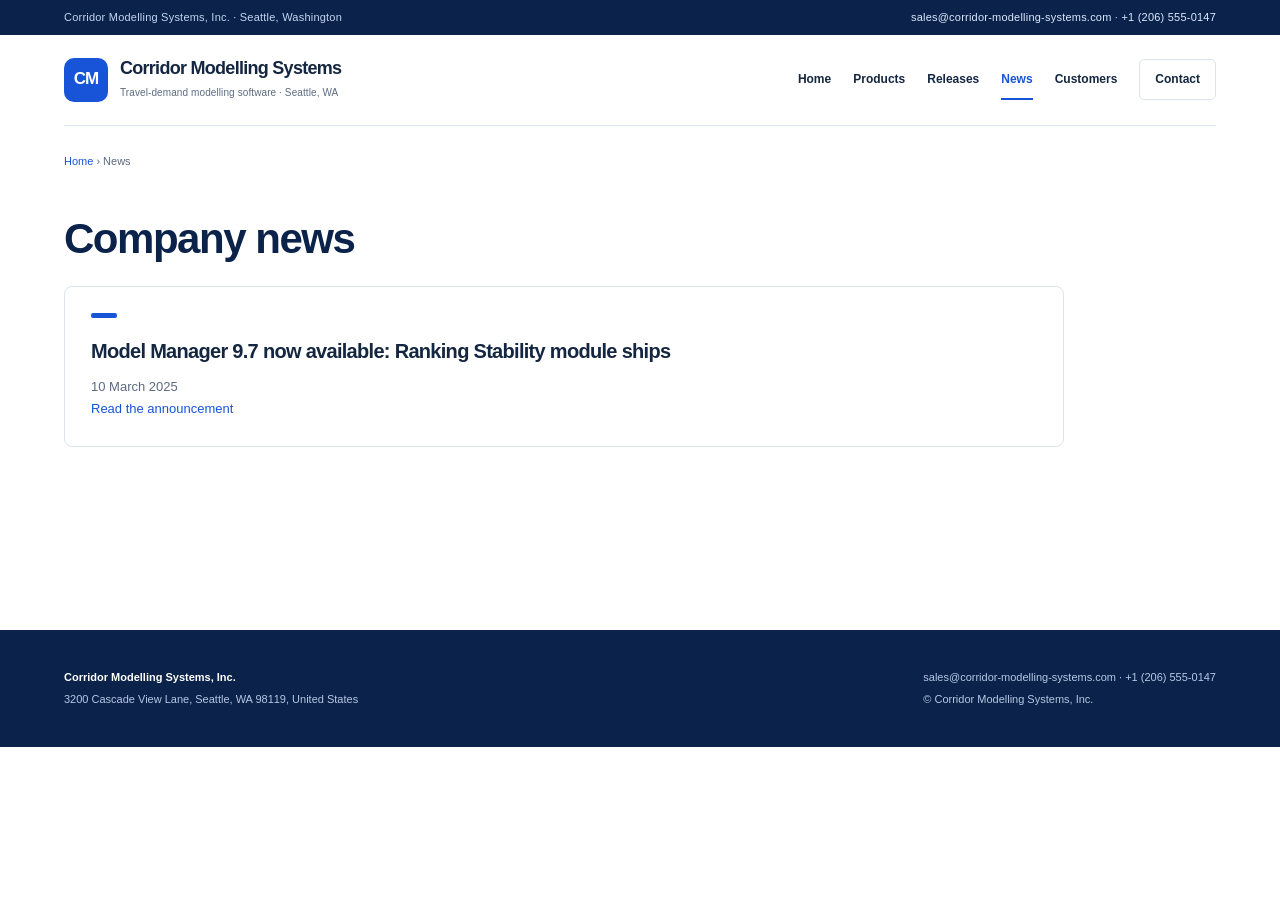
<file: news/index.html>
<!DOCTYPE html>
<html lang="en">
<head>
<meta charset="UTF-8">
<meta name="viewport" content="width=device-width, initial-scale=1">
<meta name="robots" content="noindex, nofollow">
<title>News — Corridor Modelling Systems, Inc.</title>
<meta name="description" content="Company news from Corridor Modelling Systems, Inc.">
<link rel="icon" type="image/svg+xml" href="../favicon.svg">
<style>
:root{--ink:#142640;--blue:#1754d8;--navy:#0b234a;--line:#dce4f0;--muted:#5c6b81;--wash:#f4f7fc;--white:#fff}
*{box-sizing:border-box}html{scroll-behavior:smooth}body{margin:0;color:var(--ink);background:var(--white);font:15px/1.7 -apple-system,BlinkMacSystemFont,"Segoe UI",Arial,sans-serif}a{color:var(--blue);text-decoration:none}a:hover{text-decoration:underline}a:focus-visible{outline:3px solid #719aff;outline-offset:5px}p{margin:0 0 20px}h1,h2,h3{margin:0;font-weight:650;line-height:1.16;letter-spacing:-.035em}h2{font-size:32px}h3{font-size:20px}ul{padding-left:22px}li{margin:8px 0}.wrap{width:min(1152px,calc(100% - 80px));margin:auto}.topbar{background:var(--navy);color:#c4d5f2;font-size:11px;letter-spacing:.02em}.topbar .wrap{display:flex;justify-content:space-between;gap:22px;padding:8px 0}.topbar a{color:#dce9ff}.site-header{display:grid;grid-template-columns:1fr auto;align-items:center;gap:20px;width:min(1152px,calc(100% - 80px));margin:auto;padding:23px 0}.masthead .wrap{width:auto}.logo{display:flex;align-items:center;gap:12px}.mark{display:grid;place-items:center;width:44px;height:44px;border-radius:10px;background:var(--blue);color:#fff;font-size:17px;font-weight:750;letter-spacing:-.06em}.name{font-size:18px;font-weight:700;line-height:1.2;letter-spacing:-.04em}.tag{font-size:10px;letter-spacing:.01em;color:var(--muted);margin-top:5px}.nav ul{display:flex;list-style:none;gap:22px;padding:0;margin:0;align-items:center}.nav li{margin:0}.nav a{display:block;font-size:12px;font-weight:600;color:var(--ink);padding:8px 0}.nav .active a{color:var(--blue);box-shadow:0 2px var(--blue)}.nav li:last-child a{padding:9px 15px;border:1px solid var(--line);border-radius:5px}
.hero{background:linear-gradient(120deg,#f3f7ff 0%,#edf3ff 58%,#e2ecff 100%);border-block:1px solid #e1e9f7;padding:65px 0 70px;overflow:hidden}.hero>.wrap{display:grid;grid-template-columns:1.03fr 1fr;gap:58px;align-items:center}.hero-copy{min-width:0}.kicker{display:inline-block;color:var(--blue);font-size:10px;letter-spacing:.055em;font-weight:700;margin-bottom:24px;padding-left:12px;border-left:3px solid var(--blue)}.hero h1{font-size:51px;line-height:1.06;max-width:550px;margin-bottom:24px;color:var(--navy);letter-spacing:-.055em}.hero p{font-size:14px;line-height:1.85;color:var(--muted);max-width:550px}.actions{display:flex;flex-wrap:wrap;gap:12px;margin-top:28px}.btn{display:inline-flex;align-items:center;min-height:43px;border-radius:5px;background:var(--blue);color:#fff;font-size:12px;font-weight:650;padding:11px 19px;box-shadow:0 4px 10px #1754d822}.btn.ghost{background:#fff;border:1px solid #cad7ef;color:var(--navy);box-shadow:none}.mock{background:#fff;overflow:hidden;border:1px solid #c4d3eb;border-radius:10px;box-shadow:0 24px 50px #193e7a20;transform:perspective(1200px) rotateY(-3deg);position:relative}.mock:after{content:"";display:block;height:115px;border-top:1px solid #e7edf7;background:repeating-linear-gradient(0deg,transparent 0 27px,#edf2fa 28px 29px),repeating-linear-gradient(90deg,transparent 0 65px,#edf2fa 66px 67px),linear-gradient(150deg,transparent 0% 25%,#bed1fb 25.3% 26%,transparent 26.3% 40%,#1754d8 40.3% 41%,transparent 41.3%);margin:20px 26px 27px}.bar{display:flex;align-items:center;gap:5px;background:#f5f7fc;border-bottom:1px solid var(--line);padding:15px}.dot{width:7px;height:7px;border-radius:50%;background:#cad6eb;flex:none}.dot:first-child{background:#88a5dd}.dot:nth-child(2){background:#9cb5e2}.dot:nth-child(3){background:#bdcdeb}.title{font-size:9px;font-weight:600;color:#4c5e79;margin-left:9px}.mock .body{padding:15px 26px 0}.row{display:flex;justify-content:space-between;gap:20px;padding:13px 0;border-bottom:1px solid #e8edf6;font-size:10px}.row span:first-child{color:var(--muted)}.row span:last-child{text-align:right;font-weight:600}.verdict{font-size:8px;border-radius:3px;padding:3px 7px;letter-spacing:.05em;background:#e8efff;color:#2255ad}.verdict.reversal{background:#f1f3f7;color:#53637e}
main>section:not(.hero){padding:62px 0}section .lede{color:var(--muted);max-width:735px;margin-top:17px;font-size:15px}.grid3{display:grid;grid-template-columns:repeat(3,minmax(0,1fr));gap:20px;margin-top:32px}.tile{padding:26px;border:1px solid var(--line);border-radius:8px;background:white;position:relative}.tile:before{content:"";display:block;width:26px;height:5px;border-radius:2px;background:var(--blue);margin-bottom:22px}.tile h3{margin-bottom:13px}.tile p{font-size:13px;color:var(--muted);margin-bottom:0}.alt{background:var(--wash)}.statband{display:grid;grid-auto-columns:1fr;grid-auto-flow:column;gap:25px;margin:30px 0}.stat{border-left:2px solid #bacdf4;padding-left:22px;min-width:0}.num{font-size:54px;line-height:1.1;font-weight:700;color:var(--blue);letter-spacing:-.06em}.lbl{font-size:12px;color:var(--muted);max-width:300px;margin-top:12px}.sitefoot{margin-top:0;background:var(--navy);color:#b6c8e5;padding:35px 0;font-size:11px}.sitefoot .wrap{display:flex;justify-content:space-between;gap:30px}.sitefoot p{margin:3px 0}.sitefoot strong{color:#fff}.sitefoot a{color:#b6c8e5}.crumbs{font-size:11px;color:var(--muted);padding:26px 0 20px;margin:0;border-top:1px solid var(--line)}.article{max-width:1000px;padding:25px 0 70px;min-height:440px}.article>h1,.article>h2:first-child{font-size:42px;max-width:850px;margin-bottom:22px;color:var(--navy)}.article h2:not(:first-child){font-size:27px;margin:40px 0 20px}.article p{max-width:860px}.meta{color:var(--muted);font-size:14px;border-bottom:1px solid var(--line);padding-bottom:24px;margin-bottom:30px}.article li{font-size:14px;max-width:840px}.case-grid{display:grid;grid-template-columns:1fr 1fr;gap:18px;margin:25px 0}.case{border:1px solid var(--line);border-radius:7px;padding:27px}.sector{font-size:10px;letter-spacing:.06em;color:var(--blue);font-weight:700}.case h3{font-size:21px;margin:13px 0}.case p{font-size:13px;margin:0;color:var(--muted)}table{width:100%;border-collapse:collapse;margin:30px 0;font-size:13px}th,td{text-align:left;vertical-align:top;padding:17px 19px;border-bottom:1px solid var(--line);overflow-wrap:anywhere}th{background:var(--wash);font-weight:600;color:var(--navy)}tr:first-child{border-top:1px solid var(--line)}.error-content{padding:100px 0;min-height:60vh}.error-content h1{font-size:48px;margin-bottom:25px}
@media(max-width:1050px){.site-header{grid-template-columns:1fr}.nav ul{gap:25px}.hero>.wrap{gap:30px}.hero h1{font-size:43px}.hero .mock{transform:none}}@media(max-width:720px){.wrap,.site-header{width:calc(100% - 36px)}.topbar .wrap{display:block}.right{display:block;margin-top:3px}.name{font-size:17px}.nav ul{gap:18px;flex-wrap:wrap}.site-header{padding:20px 0;gap:16px}.nav a{font-size:11px}.hero{padding:40px 0}.hero>.wrap{grid-template-columns:1fr}.hero h1{font-size:42px}.mock{max-width:550px}.grid3,.case-grid{grid-template-columns:1fr}.statband{grid-auto-flow:row;gap:25px}.sitefoot .wrap{display:block}.sitefoot .wrap>div+div{margin-top:20px}main>section:not(.hero){padding:40px 0}.article>h1,.article>h2:first-child{font-size:34px}th,td{padding:12px 9px;font-size:12px}}
@media print{body{font-size:11pt}.hero,.sitefoot{background:#fff;color:#000}.site-header,.topbar{display:none}.mock{transform:none;box-shadow:none}.wrap{width:100%}section,.article{break-inside:avoid}a{color:inherit}.hero{padding:20px 0}}
</style>
</head>
<body>

<div class="topbar">
  <div class="wrap">
    <span>Corridor Modelling Systems, Inc. · Seattle, Washington</span>
    <span class="right"><a href="mailto:sales@corridor-modelling-systems.com">sales@corridor-modelling-systems.com</a> · <a href="tel:+12065550147">+1 (206) 555-0147</a></span>
  </div>
</div>

<div class="site-header">
<header class="masthead">
  <div class="wrap">
    <div class="logo">
      <div class="mark">CM</div>
      <div>
        <div class="name">Corridor Modelling Systems</div>
        <div class="tag">Travel-demand modelling software · Seattle, WA</div>
      </div>
    </div>
  </div>
</header>

<nav class="nav">
  <ul>
    <li><a href="../index.html">Home</a></li>
    <li><a href="../products/index.html">Products</a></li>
    <li><a href="../releases/index.html">Releases</a></li>
    <li class="active"><a href="index.html">News</a></li>
    <li><a href="../customers/index.html">Customers</a></li>
    <li><a href="../contact/index.html">Contact</a></li>
  </ul>
</nav>
</div>
<main id="content">

<div class="wrap">
  <p class="crumbs"><a href="../index.html">Home</a> › News</p>
  <div class="article">
    <h2>Company news</h2>
    <div class="tile">
      <h3>Model Manager 9.7 now available: Ranking Stability module ships</h3>
      <p>10 March 2025</p>
      <p><a href="2025-03-10-model-manager-97.html">Read the announcement</a></p>
    </div>
  </div>
</div>

</main>
<footer class="sitefoot">
  <div class="wrap">
    <div>
      <p><strong>Corridor Modelling Systems, Inc.</strong></p>
      <p>3200 Cascade View Lane, Seattle, WA 98119, United States</p>
    </div>
    <div>
      <p><a href="mailto:sales@corridor-modelling-systems.com">sales@corridor-modelling-systems.com</a> · <a href="tel:+12065550147">+1 (206) 555-0147</a></p>
      <p>© Corridor Modelling Systems, Inc.</p>
    </div>
  </div>
</footer>

</body>
</html>
</file>
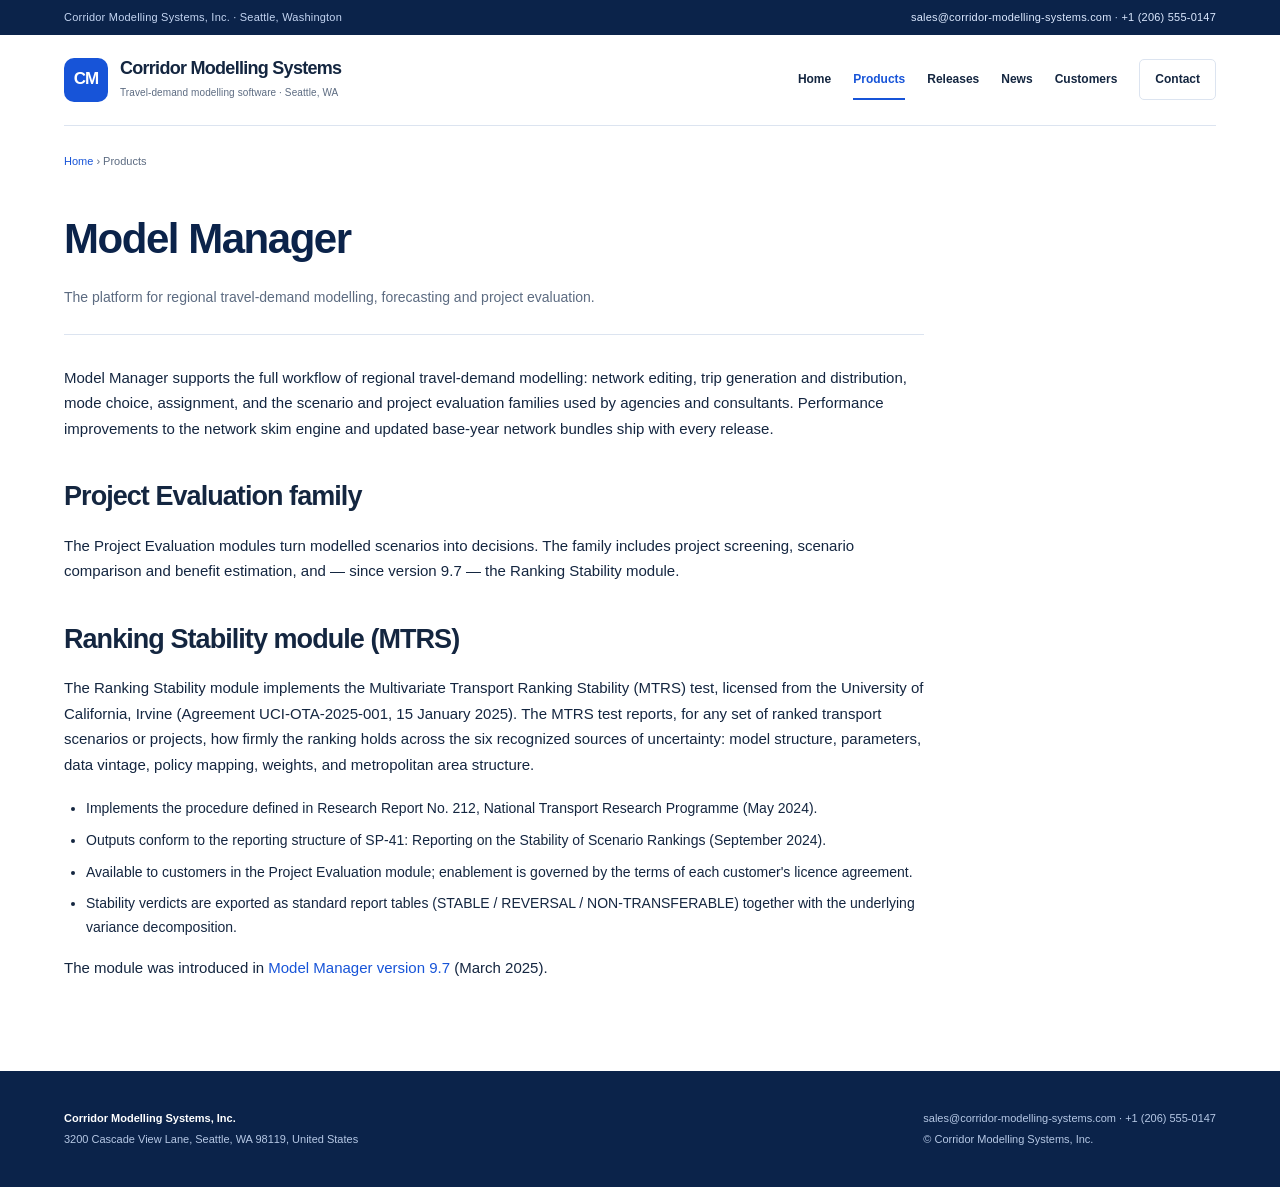
<file: products/index.html>
<!DOCTYPE html>
<html lang="en">
<head>
<meta charset="UTF-8">
<meta name="viewport" content="width=device-width, initial-scale=1">
<meta name="robots" content="noindex, nofollow">
<title>Model Manager — Products — Corridor Modelling Systems, Inc.</title>
<meta name="description" content="Model Manager by Corridor Modelling Systems: the Project Evaluation family including the Ranking Stability (MTRS) module.">
<link rel="icon" type="image/svg+xml" href="../favicon.svg">
<style>
:root{--ink:#142640;--blue:#1754d8;--navy:#0b234a;--line:#dce4f0;--muted:#5c6b81;--wash:#f4f7fc;--white:#fff}
*{box-sizing:border-box}html{scroll-behavior:smooth}body{margin:0;color:var(--ink);background:var(--white);font:15px/1.7 -apple-system,BlinkMacSystemFont,"Segoe UI",Arial,sans-serif}a{color:var(--blue);text-decoration:none}a:hover{text-decoration:underline}a:focus-visible{outline:3px solid #719aff;outline-offset:5px}p{margin:0 0 20px}h1,h2,h3{margin:0;font-weight:650;line-height:1.16;letter-spacing:-.035em}h2{font-size:32px}h3{font-size:20px}ul{padding-left:22px}li{margin:8px 0}.wrap{width:min(1152px,calc(100% - 80px));margin:auto}.topbar{background:var(--navy);color:#c4d5f2;font-size:11px;letter-spacing:.02em}.topbar .wrap{display:flex;justify-content:space-between;gap:22px;padding:8px 0}.topbar a{color:#dce9ff}.site-header{display:grid;grid-template-columns:1fr auto;align-items:center;gap:20px;width:min(1152px,calc(100% - 80px));margin:auto;padding:23px 0}.masthead .wrap{width:auto}.logo{display:flex;align-items:center;gap:12px}.mark{display:grid;place-items:center;width:44px;height:44px;border-radius:10px;background:var(--blue);color:#fff;font-size:17px;font-weight:750;letter-spacing:-.06em}.name{font-size:18px;font-weight:700;line-height:1.2;letter-spacing:-.04em}.tag{font-size:10px;letter-spacing:.01em;color:var(--muted);margin-top:5px}.nav ul{display:flex;list-style:none;gap:22px;padding:0;margin:0;align-items:center}.nav li{margin:0}.nav a{display:block;font-size:12px;font-weight:600;color:var(--ink);padding:8px 0}.nav .active a{color:var(--blue);box-shadow:0 2px var(--blue)}.nav li:last-child a{padding:9px 15px;border:1px solid var(--line);border-radius:5px}
.hero{background:linear-gradient(120deg,#f3f7ff 0%,#edf3ff 58%,#e2ecff 100%);border-block:1px solid #e1e9f7;padding:65px 0 70px;overflow:hidden}.hero>.wrap{display:grid;grid-template-columns:1.03fr 1fr;gap:58px;align-items:center}.hero-copy{min-width:0}.kicker{display:inline-block;color:var(--blue);font-size:10px;letter-spacing:.055em;font-weight:700;margin-bottom:24px;padding-left:12px;border-left:3px solid var(--blue)}.hero h1{font-size:51px;line-height:1.06;max-width:550px;margin-bottom:24px;color:var(--navy);letter-spacing:-.055em}.hero p{font-size:14px;line-height:1.85;color:var(--muted);max-width:550px}.actions{display:flex;flex-wrap:wrap;gap:12px;margin-top:28px}.btn{display:inline-flex;align-items:center;min-height:43px;border-radius:5px;background:var(--blue);color:#fff;font-size:12px;font-weight:650;padding:11px 19px;box-shadow:0 4px 10px #1754d822}.btn.ghost{background:#fff;border:1px solid #cad7ef;color:var(--navy);box-shadow:none}.mock{background:#fff;overflow:hidden;border:1px solid #c4d3eb;border-radius:10px;box-shadow:0 24px 50px #193e7a20;transform:perspective(1200px) rotateY(-3deg);position:relative}.mock:after{content:"";display:block;height:115px;border-top:1px solid #e7edf7;background:repeating-linear-gradient(0deg,transparent 0 27px,#edf2fa 28px 29px),repeating-linear-gradient(90deg,transparent 0 65px,#edf2fa 66px 67px),linear-gradient(150deg,transparent 0% 25%,#bed1fb 25.3% 26%,transparent 26.3% 40%,#1754d8 40.3% 41%,transparent 41.3%);margin:20px 26px 27px}.bar{display:flex;align-items:center;gap:5px;background:#f5f7fc;border-bottom:1px solid var(--line);padding:15px}.dot{width:7px;height:7px;border-radius:50%;background:#cad6eb;flex:none}.dot:first-child{background:#88a5dd}.dot:nth-child(2){background:#9cb5e2}.dot:nth-child(3){background:#bdcdeb}.title{font-size:9px;font-weight:600;color:#4c5e79;margin-left:9px}.mock .body{padding:15px 26px 0}.row{display:flex;justify-content:space-between;gap:20px;padding:13px 0;border-bottom:1px solid #e8edf6;font-size:10px}.row span:first-child{color:var(--muted)}.row span:last-child{text-align:right;font-weight:600}.verdict{font-size:8px;border-radius:3px;padding:3px 7px;letter-spacing:.05em;background:#e8efff;color:#2255ad}.verdict.reversal{background:#f1f3f7;color:#53637e}
main>section:not(.hero){padding:62px 0}section .lede{color:var(--muted);max-width:735px;margin-top:17px;font-size:15px}.grid3{display:grid;grid-template-columns:repeat(3,minmax(0,1fr));gap:20px;margin-top:32px}.tile{padding:26px;border:1px solid var(--line);border-radius:8px;background:white;position:relative}.tile:before{content:"";display:block;width:26px;height:5px;border-radius:2px;background:var(--blue);margin-bottom:22px}.tile h3{margin-bottom:13px}.tile p{font-size:13px;color:var(--muted);margin-bottom:0}.alt{background:var(--wash)}.statband{display:grid;grid-auto-columns:1fr;grid-auto-flow:column;gap:25px;margin:30px 0}.stat{border-left:2px solid #bacdf4;padding-left:22px;min-width:0}.num{font-size:54px;line-height:1.1;font-weight:700;color:var(--blue);letter-spacing:-.06em}.lbl{font-size:12px;color:var(--muted);max-width:300px;margin-top:12px}.sitefoot{margin-top:0;background:var(--navy);color:#b6c8e5;padding:35px 0;font-size:11px}.sitefoot .wrap{display:flex;justify-content:space-between;gap:30px}.sitefoot p{margin:3px 0}.sitefoot strong{color:#fff}.sitefoot a{color:#b6c8e5}.crumbs{font-size:11px;color:var(--muted);padding:26px 0 20px;margin:0;border-top:1px solid var(--line)}.article{max-width:1000px;padding:25px 0 70px;min-height:440px}.article>h1,.article>h2:first-child{font-size:42px;max-width:850px;margin-bottom:22px;color:var(--navy)}.article h2:not(:first-child){font-size:27px;margin:40px 0 20px}.article p{max-width:860px}.meta{color:var(--muted);font-size:14px;border-bottom:1px solid var(--line);padding-bottom:24px;margin-bottom:30px}.article li{font-size:14px;max-width:840px}.case-grid{display:grid;grid-template-columns:1fr 1fr;gap:18px;margin:25px 0}.case{border:1px solid var(--line);border-radius:7px;padding:27px}.sector{font-size:10px;letter-spacing:.06em;color:var(--blue);font-weight:700}.case h3{font-size:21px;margin:13px 0}.case p{font-size:13px;margin:0;color:var(--muted)}table{width:100%;border-collapse:collapse;margin:30px 0;font-size:13px}th,td{text-align:left;vertical-align:top;padding:17px 19px;border-bottom:1px solid var(--line);overflow-wrap:anywhere}th{background:var(--wash);font-weight:600;color:var(--navy)}tr:first-child{border-top:1px solid var(--line)}.error-content{padding:100px 0;min-height:60vh}.error-content h1{font-size:48px;margin-bottom:25px}
@media(max-width:1050px){.site-header{grid-template-columns:1fr}.nav ul{gap:25px}.hero>.wrap{gap:30px}.hero h1{font-size:43px}.hero .mock{transform:none}}@media(max-width:720px){.wrap,.site-header{width:calc(100% - 36px)}.topbar .wrap{display:block}.right{display:block;margin-top:3px}.name{font-size:17px}.nav ul{gap:18px;flex-wrap:wrap}.site-header{padding:20px 0;gap:16px}.nav a{font-size:11px}.hero{padding:40px 0}.hero>.wrap{grid-template-columns:1fr}.hero h1{font-size:42px}.mock{max-width:550px}.grid3,.case-grid{grid-template-columns:1fr}.statband{grid-auto-flow:row;gap:25px}.sitefoot .wrap{display:block}.sitefoot .wrap>div+div{margin-top:20px}main>section:not(.hero){padding:40px 0}.article>h1,.article>h2:first-child{font-size:34px}th,td{padding:12px 9px;font-size:12px}}
@media print{body{font-size:11pt}.hero,.sitefoot{background:#fff;color:#000}.site-header,.topbar{display:none}.mock{transform:none;box-shadow:none}.wrap{width:100%}section,.article{break-inside:avoid}a{color:inherit}.hero{padding:20px 0}}
</style>
</head>
<body>

<div class="topbar">
  <div class="wrap">
    <span>Corridor Modelling Systems, Inc. · Seattle, Washington</span>
    <span class="right"><a href="mailto:sales@corridor-modelling-systems.com">sales@corridor-modelling-systems.com</a> · <a href="tel:+12065550147">+1 (206) 555-0147</a></span>
  </div>
</div>

<div class="site-header">
<header class="masthead">
  <div class="wrap">
    <div class="logo">
      <div class="mark">CM</div>
      <div>
        <div class="name">Corridor Modelling Systems</div>
        <div class="tag">Travel-demand modelling software · Seattle, WA</div>
      </div>
    </div>
  </div>
</header>

<nav class="nav">
  <ul>
    <li><a href="../index.html">Home</a></li>
    <li class="active"><a href="index.html">Products</a></li>
    <li><a href="../releases/index.html">Releases</a></li>
    <li><a href="../news/index.html">News</a></li>
    <li><a href="../customers/index.html">Customers</a></li>
    <li><a href="../contact/index.html">Contact</a></li>
  </ul>
</nav>
</div>
<main id="content">

<div class="wrap">
  <p class="crumbs"><a href="../index.html">Home</a> › Products</p>
  <div class="article">
    <h2>Model Manager</h2>
    <p class="meta">The platform for regional travel-demand modelling, forecasting and project evaluation.</p>
    <p>Model Manager supports the full workflow of regional travel-demand modelling: network editing, trip generation and distribution, mode choice, assignment, and the scenario and project evaluation families used by agencies and consultants. Performance improvements to the network skim engine and updated base-year network bundles ship with every release.</p>

    <h2>Project Evaluation family</h2>
    <p>The Project Evaluation modules turn modelled scenarios into decisions. The family includes project screening, scenario comparison and benefit estimation, and — since version 9.7 — the Ranking Stability module.</p>

    <h2>Ranking Stability module (MTRS)</h2>
    <p>The Ranking Stability module implements the Multivariate Transport Ranking Stability (MTRS) test, licensed from the University of California, Irvine (Agreement UCI-OTA-2025-001, 15 January 2025). The MTRS test reports, for any set of ranked transport scenarios or projects, how firmly the ranking holds across the six recognized sources of uncertainty: model structure, parameters, data vintage, policy mapping, weights, and metropolitan area structure.</p>
    <ul>
      <li>Implements the procedure defined in Research Report No. 212, National Transport Research Programme (May 2024).</li>
      <li>Outputs conform to the reporting structure of SP-41: Reporting on the Stability of Scenario Rankings (September 2024).</li>
      <li>Available to customers in the Project Evaluation module; enablement is governed by the terms of each customer's licence agreement.</li>
      <li>Stability verdicts are exported as standard report tables (STABLE / REVERSAL / NON-TRANSFERABLE) together with the underlying variance decomposition.</li>
    </ul>
    <p>The module was introduced in <a href="../releases/9-7.html">Model Manager version 9.7</a> (March 2025).</p>
  </div>
</div>

</main>
<footer class="sitefoot">
  <div class="wrap">
    <div>
      <p><strong>Corridor Modelling Systems, Inc.</strong></p>
      <p>3200 Cascade View Lane, Seattle, WA 98119, United States</p>
    </div>
    <div>
      <p><a href="mailto:sales@corridor-modelling-systems.com">sales@corridor-modelling-systems.com</a> · <a href="tel:+12065550147">+1 (206) 555-0147</a></p>
      <p>© Corridor Modelling Systems, Inc.</p>
    </div>
  </div>
</footer>

</body>
</html>
</file>
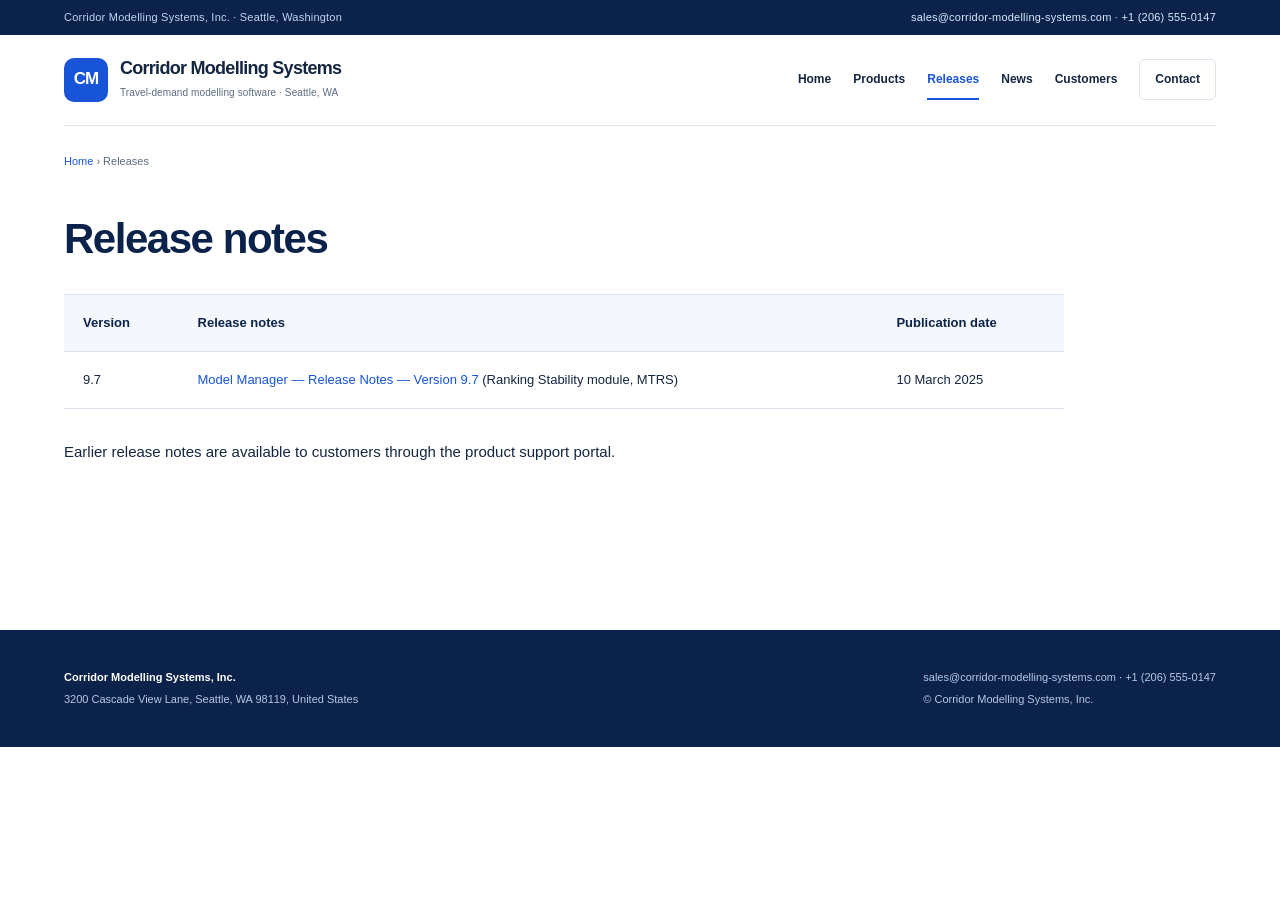
<file: releases/index.html>
<!DOCTYPE html>
<html lang="en">
<head>
<meta charset="UTF-8">
<meta name="viewport" content="width=device-width, initial-scale=1">
<meta name="robots" content="noindex, nofollow">
<title>Releases — Corridor Modelling Systems, Inc.</title>
<meta name="description" content="Release notes index for Model Manager by Corridor Modelling Systems, Inc.">
<link rel="icon" type="image/svg+xml" href="../favicon.svg">
<style>
:root{--ink:#142640;--blue:#1754d8;--navy:#0b234a;--line:#dce4f0;--muted:#5c6b81;--wash:#f4f7fc;--white:#fff}
*{box-sizing:border-box}html{scroll-behavior:smooth}body{margin:0;color:var(--ink);background:var(--white);font:15px/1.7 -apple-system,BlinkMacSystemFont,"Segoe UI",Arial,sans-serif}a{color:var(--blue);text-decoration:none}a:hover{text-decoration:underline}a:focus-visible{outline:3px solid #719aff;outline-offset:5px}p{margin:0 0 20px}h1,h2,h3{margin:0;font-weight:650;line-height:1.16;letter-spacing:-.035em}h2{font-size:32px}h3{font-size:20px}ul{padding-left:22px}li{margin:8px 0}.wrap{width:min(1152px,calc(100% - 80px));margin:auto}.topbar{background:var(--navy);color:#c4d5f2;font-size:11px;letter-spacing:.02em}.topbar .wrap{display:flex;justify-content:space-between;gap:22px;padding:8px 0}.topbar a{color:#dce9ff}.site-header{display:grid;grid-template-columns:1fr auto;align-items:center;gap:20px;width:min(1152px,calc(100% - 80px));margin:auto;padding:23px 0}.masthead .wrap{width:auto}.logo{display:flex;align-items:center;gap:12px}.mark{display:grid;place-items:center;width:44px;height:44px;border-radius:10px;background:var(--blue);color:#fff;font-size:17px;font-weight:750;letter-spacing:-.06em}.name{font-size:18px;font-weight:700;line-height:1.2;letter-spacing:-.04em}.tag{font-size:10px;letter-spacing:.01em;color:var(--muted);margin-top:5px}.nav ul{display:flex;list-style:none;gap:22px;padding:0;margin:0;align-items:center}.nav li{margin:0}.nav a{display:block;font-size:12px;font-weight:600;color:var(--ink);padding:8px 0}.nav .active a{color:var(--blue);box-shadow:0 2px var(--blue)}.nav li:last-child a{padding:9px 15px;border:1px solid var(--line);border-radius:5px}
.hero{background:linear-gradient(120deg,#f3f7ff 0%,#edf3ff 58%,#e2ecff 100%);border-block:1px solid #e1e9f7;padding:65px 0 70px;overflow:hidden}.hero>.wrap{display:grid;grid-template-columns:1.03fr 1fr;gap:58px;align-items:center}.hero-copy{min-width:0}.kicker{display:inline-block;color:var(--blue);font-size:10px;letter-spacing:.055em;font-weight:700;margin-bottom:24px;padding-left:12px;border-left:3px solid var(--blue)}.hero h1{font-size:51px;line-height:1.06;max-width:550px;margin-bottom:24px;color:var(--navy);letter-spacing:-.055em}.hero p{font-size:14px;line-height:1.85;color:var(--muted);max-width:550px}.actions{display:flex;flex-wrap:wrap;gap:12px;margin-top:28px}.btn{display:inline-flex;align-items:center;min-height:43px;border-radius:5px;background:var(--blue);color:#fff;font-size:12px;font-weight:650;padding:11px 19px;box-shadow:0 4px 10px #1754d822}.btn.ghost{background:#fff;border:1px solid #cad7ef;color:var(--navy);box-shadow:none}.mock{background:#fff;overflow:hidden;border:1px solid #c4d3eb;border-radius:10px;box-shadow:0 24px 50px #193e7a20;transform:perspective(1200px) rotateY(-3deg);position:relative}.mock:after{content:"";display:block;height:115px;border-top:1px solid #e7edf7;background:repeating-linear-gradient(0deg,transparent 0 27px,#edf2fa 28px 29px),repeating-linear-gradient(90deg,transparent 0 65px,#edf2fa 66px 67px),linear-gradient(150deg,transparent 0% 25%,#bed1fb 25.3% 26%,transparent 26.3% 40%,#1754d8 40.3% 41%,transparent 41.3%);margin:20px 26px 27px}.bar{display:flex;align-items:center;gap:5px;background:#f5f7fc;border-bottom:1px solid var(--line);padding:15px}.dot{width:7px;height:7px;border-radius:50%;background:#cad6eb;flex:none}.dot:first-child{background:#88a5dd}.dot:nth-child(2){background:#9cb5e2}.dot:nth-child(3){background:#bdcdeb}.title{font-size:9px;font-weight:600;color:#4c5e79;margin-left:9px}.mock .body{padding:15px 26px 0}.row{display:flex;justify-content:space-between;gap:20px;padding:13px 0;border-bottom:1px solid #e8edf6;font-size:10px}.row span:first-child{color:var(--muted)}.row span:last-child{text-align:right;font-weight:600}.verdict{font-size:8px;border-radius:3px;padding:3px 7px;letter-spacing:.05em;background:#e8efff;color:#2255ad}.verdict.reversal{background:#f1f3f7;color:#53637e}
main>section:not(.hero){padding:62px 0}section .lede{color:var(--muted);max-width:735px;margin-top:17px;font-size:15px}.grid3{display:grid;grid-template-columns:repeat(3,minmax(0,1fr));gap:20px;margin-top:32px}.tile{padding:26px;border:1px solid var(--line);border-radius:8px;background:white;position:relative}.tile:before{content:"";display:block;width:26px;height:5px;border-radius:2px;background:var(--blue);margin-bottom:22px}.tile h3{margin-bottom:13px}.tile p{font-size:13px;color:var(--muted);margin-bottom:0}.alt{background:var(--wash)}.statband{display:grid;grid-auto-columns:1fr;grid-auto-flow:column;gap:25px;margin:30px 0}.stat{border-left:2px solid #bacdf4;padding-left:22px;min-width:0}.num{font-size:54px;line-height:1.1;font-weight:700;color:var(--blue);letter-spacing:-.06em}.lbl{font-size:12px;color:var(--muted);max-width:300px;margin-top:12px}.sitefoot{margin-top:0;background:var(--navy);color:#b6c8e5;padding:35px 0;font-size:11px}.sitefoot .wrap{display:flex;justify-content:space-between;gap:30px}.sitefoot p{margin:3px 0}.sitefoot strong{color:#fff}.sitefoot a{color:#b6c8e5}.crumbs{font-size:11px;color:var(--muted);padding:26px 0 20px;margin:0;border-top:1px solid var(--line)}.article{max-width:1000px;padding:25px 0 70px;min-height:440px}.article>h1,.article>h2:first-child{font-size:42px;max-width:850px;margin-bottom:22px;color:var(--navy)}.article h2:not(:first-child){font-size:27px;margin:40px 0 20px}.article p{max-width:860px}.meta{color:var(--muted);font-size:14px;border-bottom:1px solid var(--line);padding-bottom:24px;margin-bottom:30px}.article li{font-size:14px;max-width:840px}.case-grid{display:grid;grid-template-columns:1fr 1fr;gap:18px;margin:25px 0}.case{border:1px solid var(--line);border-radius:7px;padding:27px}.sector{font-size:10px;letter-spacing:.06em;color:var(--blue);font-weight:700}.case h3{font-size:21px;margin:13px 0}.case p{font-size:13px;margin:0;color:var(--muted)}table{width:100%;border-collapse:collapse;margin:30px 0;font-size:13px}th,td{text-align:left;vertical-align:top;padding:17px 19px;border-bottom:1px solid var(--line);overflow-wrap:anywhere}th{background:var(--wash);font-weight:600;color:var(--navy)}tr:first-child{border-top:1px solid var(--line)}.error-content{padding:100px 0;min-height:60vh}.error-content h1{font-size:48px;margin-bottom:25px}
@media(max-width:1050px){.site-header{grid-template-columns:1fr}.nav ul{gap:25px}.hero>.wrap{gap:30px}.hero h1{font-size:43px}.hero .mock{transform:none}}@media(max-width:720px){.wrap,.site-header{width:calc(100% - 36px)}.topbar .wrap{display:block}.right{display:block;margin-top:3px}.name{font-size:17px}.nav ul{gap:18px;flex-wrap:wrap}.site-header{padding:20px 0;gap:16px}.nav a{font-size:11px}.hero{padding:40px 0}.hero>.wrap{grid-template-columns:1fr}.hero h1{font-size:42px}.mock{max-width:550px}.grid3,.case-grid{grid-template-columns:1fr}.statband{grid-auto-flow:row;gap:25px}.sitefoot .wrap{display:block}.sitefoot .wrap>div+div{margin-top:20px}main>section:not(.hero){padding:40px 0}.article>h1,.article>h2:first-child{font-size:34px}th,td{padding:12px 9px;font-size:12px}}
@media print{body{font-size:11pt}.hero,.sitefoot{background:#fff;color:#000}.site-header,.topbar{display:none}.mock{transform:none;box-shadow:none}.wrap{width:100%}section,.article{break-inside:avoid}a{color:inherit}.hero{padding:20px 0}}
</style>
</head>
<body>

<div class="topbar">
  <div class="wrap">
    <span>Corridor Modelling Systems, Inc. · Seattle, Washington</span>
    <span class="right"><a href="mailto:sales@corridor-modelling-systems.com">sales@corridor-modelling-systems.com</a> · <a href="tel:+12065550147">+1 (206) 555-0147</a></span>
  </div>
</div>

<div class="site-header">
<header class="masthead">
  <div class="wrap">
    <div class="logo">
      <div class="mark">CM</div>
      <div>
        <div class="name">Corridor Modelling Systems</div>
        <div class="tag">Travel-demand modelling software · Seattle, WA</div>
      </div>
    </div>
  </div>
</header>

<nav class="nav">
  <ul>
    <li><a href="../index.html">Home</a></li>
    <li><a href="../products/index.html">Products</a></li>
    <li class="active"><a href="index.html">Releases</a></li>
    <li><a href="../news/index.html">News</a></li>
    <li><a href="../customers/index.html">Customers</a></li>
    <li><a href="../contact/index.html">Contact</a></li>
  </ul>
</nav>
</div>
<main id="content">

<div class="wrap">
  <p class="crumbs"><a href="../index.html">Home</a> › Releases</p>
  <div class="article">
    <h2>Release notes</h2>
    <table>
      <tr><th>Version</th><th>Release notes</th><th>Publication date</th></tr>
      <tr><td>9.7</td><td><a href="9-7.html">Model Manager — Release Notes — Version 9.7</a> (Ranking Stability module, MTRS)</td><td>10 March 2025</td></tr>
    </table>
    <p>Earlier release notes are available to customers through the product support portal.</p>
  </div>
</div>

</main>
<footer class="sitefoot">
  <div class="wrap">
    <div>
      <p><strong>Corridor Modelling Systems, Inc.</strong></p>
      <p>3200 Cascade View Lane, Seattle, WA 98119, United States</p>
    </div>
    <div>
      <p><a href="mailto:sales@corridor-modelling-systems.com">sales@corridor-modelling-systems.com</a> · <a href="tel:+12065550147">+1 (206) 555-0147</a></p>
      <p>© Corridor Modelling Systems, Inc.</p>
    </div>
  </div>
</footer>

</body>
</html>
</file>
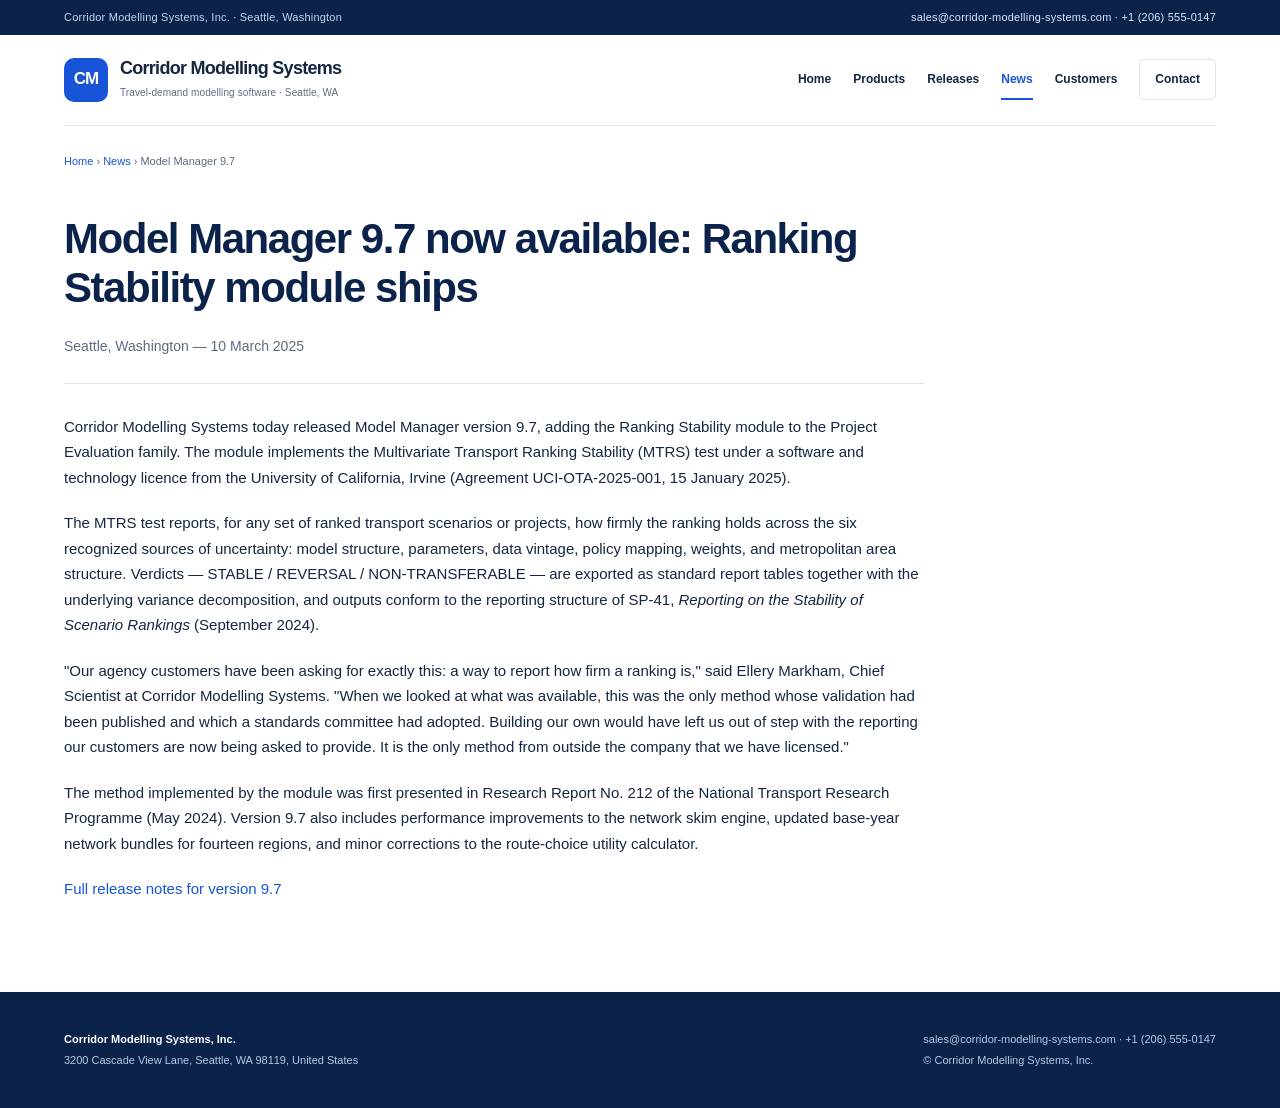
<file: news/2025-03-10-model-manager-97.html>
<!DOCTYPE html>
<html lang="en">
<head>
<meta charset="UTF-8">
<meta name="viewport" content="width=device-width, initial-scale=1">
<meta name="robots" content="noindex, nofollow">
<title>Model Manager 9.7 Now Available — News — Corridor Modelling Systems, Inc.</title>
<meta name="description" content="Corridor Modelling Systems announces Model Manager 9.7, which ships the Ranking Stability module implementing the licensed MTRS test.">
<link rel="icon" type="image/svg+xml" href="../favicon.svg">
<style>
:root{--ink:#142640;--blue:#1754d8;--navy:#0b234a;--line:#dce4f0;--muted:#5c6b81;--wash:#f4f7fc;--white:#fff}
*{box-sizing:border-box}html{scroll-behavior:smooth}body{margin:0;color:var(--ink);background:var(--white);font:15px/1.7 -apple-system,BlinkMacSystemFont,"Segoe UI",Arial,sans-serif}a{color:var(--blue);text-decoration:none}a:hover{text-decoration:underline}a:focus-visible{outline:3px solid #719aff;outline-offset:5px}p{margin:0 0 20px}h1,h2,h3{margin:0;font-weight:650;line-height:1.16;letter-spacing:-.035em}h2{font-size:32px}h3{font-size:20px}ul{padding-left:22px}li{margin:8px 0}.wrap{width:min(1152px,calc(100% - 80px));margin:auto}.topbar{background:var(--navy);color:#c4d5f2;font-size:11px;letter-spacing:.02em}.topbar .wrap{display:flex;justify-content:space-between;gap:22px;padding:8px 0}.topbar a{color:#dce9ff}.site-header{display:grid;grid-template-columns:1fr auto;align-items:center;gap:20px;width:min(1152px,calc(100% - 80px));margin:auto;padding:23px 0}.masthead .wrap{width:auto}.logo{display:flex;align-items:center;gap:12px}.mark{display:grid;place-items:center;width:44px;height:44px;border-radius:10px;background:var(--blue);color:#fff;font-size:17px;font-weight:750;letter-spacing:-.06em}.name{font-size:18px;font-weight:700;line-height:1.2;letter-spacing:-.04em}.tag{font-size:10px;letter-spacing:.01em;color:var(--muted);margin-top:5px}.nav ul{display:flex;list-style:none;gap:22px;padding:0;margin:0;align-items:center}.nav li{margin:0}.nav a{display:block;font-size:12px;font-weight:600;color:var(--ink);padding:8px 0}.nav .active a{color:var(--blue);box-shadow:0 2px var(--blue)}.nav li:last-child a{padding:9px 15px;border:1px solid var(--line);border-radius:5px}
.hero{background:linear-gradient(120deg,#f3f7ff 0%,#edf3ff 58%,#e2ecff 100%);border-block:1px solid #e1e9f7;padding:65px 0 70px;overflow:hidden}.hero>.wrap{display:grid;grid-template-columns:1.03fr 1fr;gap:58px;align-items:center}.hero-copy{min-width:0}.kicker{display:inline-block;color:var(--blue);font-size:10px;letter-spacing:.055em;font-weight:700;margin-bottom:24px;padding-left:12px;border-left:3px solid var(--blue)}.hero h1{font-size:51px;line-height:1.06;max-width:550px;margin-bottom:24px;color:var(--navy);letter-spacing:-.055em}.hero p{font-size:14px;line-height:1.85;color:var(--muted);max-width:550px}.actions{display:flex;flex-wrap:wrap;gap:12px;margin-top:28px}.btn{display:inline-flex;align-items:center;min-height:43px;border-radius:5px;background:var(--blue);color:#fff;font-size:12px;font-weight:650;padding:11px 19px;box-shadow:0 4px 10px #1754d822}.btn.ghost{background:#fff;border:1px solid #cad7ef;color:var(--navy);box-shadow:none}.mock{background:#fff;overflow:hidden;border:1px solid #c4d3eb;border-radius:10px;box-shadow:0 24px 50px #193e7a20;transform:perspective(1200px) rotateY(-3deg);position:relative}.mock:after{content:"";display:block;height:115px;border-top:1px solid #e7edf7;background:repeating-linear-gradient(0deg,transparent 0 27px,#edf2fa 28px 29px),repeating-linear-gradient(90deg,transparent 0 65px,#edf2fa 66px 67px),linear-gradient(150deg,transparent 0% 25%,#bed1fb 25.3% 26%,transparent 26.3% 40%,#1754d8 40.3% 41%,transparent 41.3%);margin:20px 26px 27px}.bar{display:flex;align-items:center;gap:5px;background:#f5f7fc;border-bottom:1px solid var(--line);padding:15px}.dot{width:7px;height:7px;border-radius:50%;background:#cad6eb;flex:none}.dot:first-child{background:#88a5dd}.dot:nth-child(2){background:#9cb5e2}.dot:nth-child(3){background:#bdcdeb}.title{font-size:9px;font-weight:600;color:#4c5e79;margin-left:9px}.mock .body{padding:15px 26px 0}.row{display:flex;justify-content:space-between;gap:20px;padding:13px 0;border-bottom:1px solid #e8edf6;font-size:10px}.row span:first-child{color:var(--muted)}.row span:last-child{text-align:right;font-weight:600}.verdict{font-size:8px;border-radius:3px;padding:3px 7px;letter-spacing:.05em;background:#e8efff;color:#2255ad}.verdict.reversal{background:#f1f3f7;color:#53637e}
main>section:not(.hero){padding:62px 0}section .lede{color:var(--muted);max-width:735px;margin-top:17px;font-size:15px}.grid3{display:grid;grid-template-columns:repeat(3,minmax(0,1fr));gap:20px;margin-top:32px}.tile{padding:26px;border:1px solid var(--line);border-radius:8px;background:white;position:relative}.tile:before{content:"";display:block;width:26px;height:5px;border-radius:2px;background:var(--blue);margin-bottom:22px}.tile h3{margin-bottom:13px}.tile p{font-size:13px;color:var(--muted);margin-bottom:0}.alt{background:var(--wash)}.statband{display:grid;grid-auto-columns:1fr;grid-auto-flow:column;gap:25px;margin:30px 0}.stat{border-left:2px solid #bacdf4;padding-left:22px;min-width:0}.num{font-size:54px;line-height:1.1;font-weight:700;color:var(--blue);letter-spacing:-.06em}.lbl{font-size:12px;color:var(--muted);max-width:300px;margin-top:12px}.sitefoot{margin-top:0;background:var(--navy);color:#b6c8e5;padding:35px 0;font-size:11px}.sitefoot .wrap{display:flex;justify-content:space-between;gap:30px}.sitefoot p{margin:3px 0}.sitefoot strong{color:#fff}.sitefoot a{color:#b6c8e5}.crumbs{font-size:11px;color:var(--muted);padding:26px 0 20px;margin:0;border-top:1px solid var(--line)}.article{max-width:1000px;padding:25px 0 70px;min-height:440px}.article>h1,.article>h2:first-child{font-size:42px;max-width:850px;margin-bottom:22px;color:var(--navy)}.article h2:not(:first-child){font-size:27px;margin:40px 0 20px}.article p{max-width:860px}.meta{color:var(--muted);font-size:14px;border-bottom:1px solid var(--line);padding-bottom:24px;margin-bottom:30px}.article li{font-size:14px;max-width:840px}.case-grid{display:grid;grid-template-columns:1fr 1fr;gap:18px;margin:25px 0}.case{border:1px solid var(--line);border-radius:7px;padding:27px}.sector{font-size:10px;letter-spacing:.06em;color:var(--blue);font-weight:700}.case h3{font-size:21px;margin:13px 0}.case p{font-size:13px;margin:0;color:var(--muted)}table{width:100%;border-collapse:collapse;margin:30px 0;font-size:13px}th,td{text-align:left;vertical-align:top;padding:17px 19px;border-bottom:1px solid var(--line);overflow-wrap:anywhere}th{background:var(--wash);font-weight:600;color:var(--navy)}tr:first-child{border-top:1px solid var(--line)}.error-content{padding:100px 0;min-height:60vh}.error-content h1{font-size:48px;margin-bottom:25px}
@media(max-width:1050px){.site-header{grid-template-columns:1fr}.nav ul{gap:25px}.hero>.wrap{gap:30px}.hero h1{font-size:43px}.hero .mock{transform:none}}@media(max-width:720px){.wrap,.site-header{width:calc(100% - 36px)}.topbar .wrap{display:block}.right{display:block;margin-top:3px}.name{font-size:17px}.nav ul{gap:18px;flex-wrap:wrap}.site-header{padding:20px 0;gap:16px}.nav a{font-size:11px}.hero{padding:40px 0}.hero>.wrap{grid-template-columns:1fr}.hero h1{font-size:42px}.mock{max-width:550px}.grid3,.case-grid{grid-template-columns:1fr}.statband{grid-auto-flow:row;gap:25px}.sitefoot .wrap{display:block}.sitefoot .wrap>div+div{margin-top:20px}main>section:not(.hero){padding:40px 0}.article>h1,.article>h2:first-child{font-size:34px}th,td{padding:12px 9px;font-size:12px}}
@media print{body{font-size:11pt}.hero,.sitefoot{background:#fff;color:#000}.site-header,.topbar{display:none}.mock{transform:none;box-shadow:none}.wrap{width:100%}section,.article{break-inside:avoid}a{color:inherit}.hero{padding:20px 0}}
</style>
</head>
<body>

<div class="topbar">
  <div class="wrap">
    <span>Corridor Modelling Systems, Inc. · Seattle, Washington</span>
    <span class="right"><a href="mailto:sales@corridor-modelling-systems.com">sales@corridor-modelling-systems.com</a> · <a href="tel:+12065550147">+1 (206) 555-0147</a></span>
  </div>
</div>

<div class="site-header">
<header class="masthead">
  <div class="wrap">
    <div class="logo">
      <div class="mark">CM</div>
      <div>
        <div class="name">Corridor Modelling Systems</div>
        <div class="tag">Travel-demand modelling software · Seattle, WA</div>
      </div>
    </div>
  </div>
</header>

<nav class="nav">
  <ul>
    <li><a href="../index.html">Home</a></li>
    <li><a href="../products/index.html">Products</a></li>
    <li><a href="../releases/index.html">Releases</a></li>
    <li class="active"><a href="index.html">News</a></li>
    <li><a href="../customers/index.html">Customers</a></li>
    <li><a href="../contact/index.html">Contact</a></li>
  </ul>
</nav>
</div>
<main id="content">

<div class="wrap">
  <p class="crumbs"><a href="../index.html">Home</a> › <a href="index.html">News</a> › Model Manager 9.7</p>
  <div class="article">
    <h1>Model Manager 9.7 now available: Ranking Stability module ships</h1>
    <p class="meta">Seattle, Washington — 10 March 2025</p>

    <p>Corridor Modelling Systems today released Model Manager version 9.7, adding the Ranking Stability module to the Project Evaluation family. The module implements the Multivariate Transport Ranking Stability (MTRS) test under a software and technology licence from the University of California, Irvine (Agreement UCI-OTA-2025-001, 15 January 2025).</p>

    <p>The MTRS test reports, for any set of ranked transport scenarios or projects, how firmly the ranking holds across the six recognized sources of uncertainty: model structure, parameters, data vintage, policy mapping, weights, and metropolitan area structure. Verdicts — STABLE / REVERSAL / NON-TRANSFERABLE — are exported as standard report tables together with the underlying variance decomposition, and outputs conform to the reporting structure of SP-41, <em>Reporting on the Stability of Scenario Rankings</em> (September 2024).</p>

    <p>"Our agency customers have been asking for exactly this: a way to report how firm a ranking is," said Ellery Markham, Chief Scientist at Corridor Modelling Systems. "When we looked at what was available, this was the only method whose validation had been published and which a standards committee had adopted. Building our own would have left us out of step with the reporting our customers are now being asked to provide. It is the only method from outside the company that we have licensed."</p>

    <p>The method implemented by the module was first presented in Research Report No. 212 of the National Transport Research Programme (May 2024). Version 9.7 also includes performance improvements to the network skim engine, updated base-year network bundles for fourteen regions, and minor corrections to the route-choice utility calculator.</p>

    <p><a href="../releases/9-7.html">Full release notes for version 9.7</a></p>
  </div>
</div>

</main>
<footer class="sitefoot">
  <div class="wrap">
    <div>
      <p><strong>Corridor Modelling Systems, Inc.</strong></p>
      <p>3200 Cascade View Lane, Seattle, WA 98119, United States</p>
    </div>
    <div>
      <p><a href="mailto:sales@corridor-modelling-systems.com">sales@corridor-modelling-systems.com</a> · <a href="tel:+12065550147">+1 (206) 555-0147</a></p>
      <p>© Corridor Modelling Systems, Inc.</p>
    </div>
  </div>
</footer>

</body>
</html>
</file>
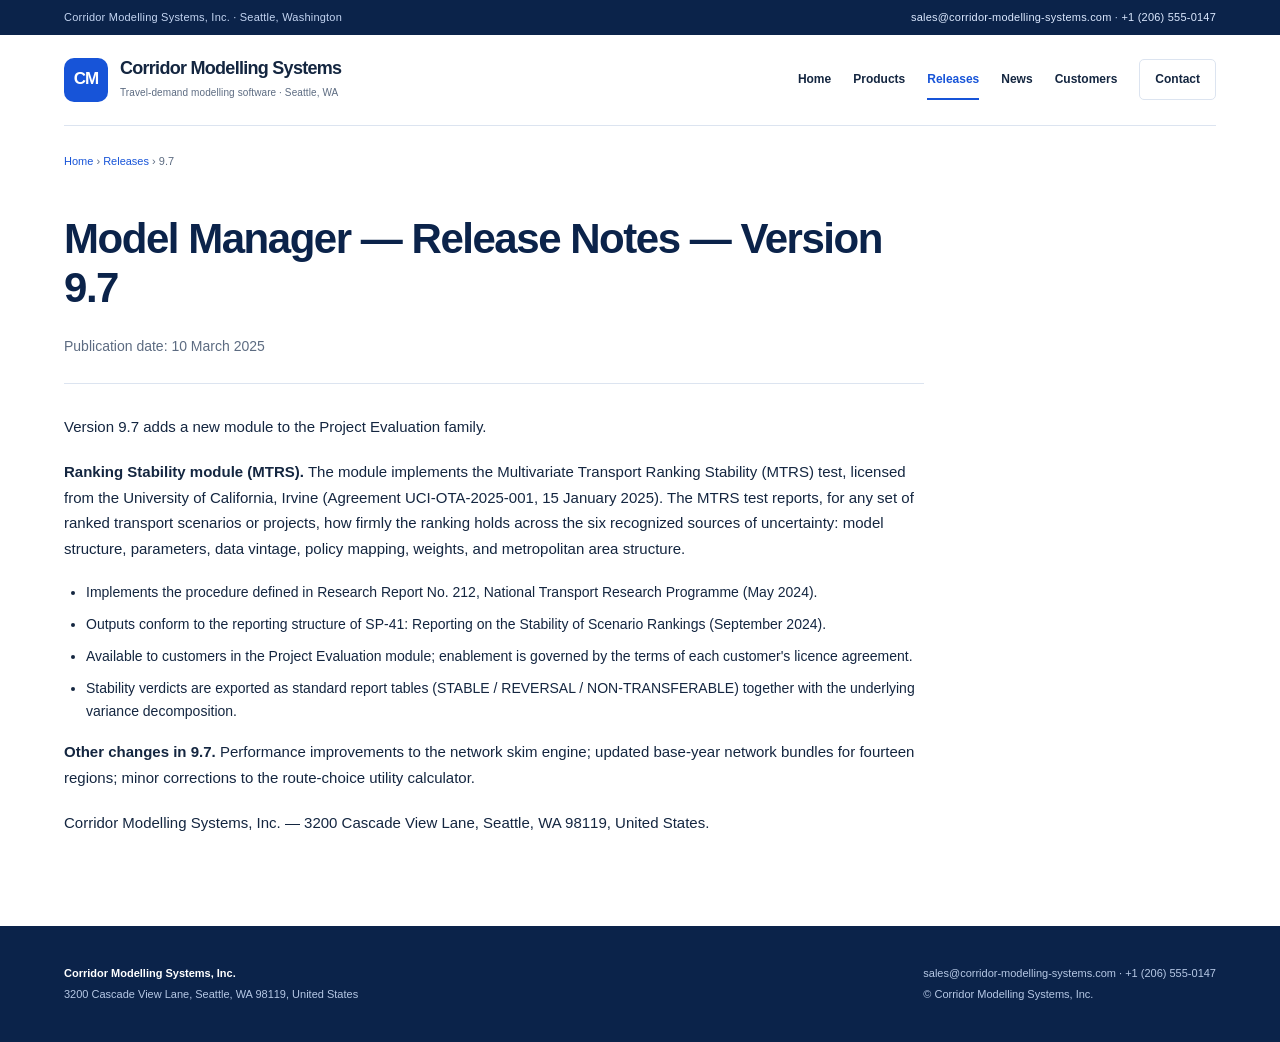
<file: releases/9-7.html>
<!DOCTYPE html>
<html lang="en">
<head>
<meta charset="UTF-8">
<meta name="viewport" content="width=device-width, initial-scale=1">
<meta name="robots" content="noindex, nofollow">
<title>Model Manager — Release Notes — Version 9.7 — Corridor Modelling Systems, Inc.</title>
<meta name="description" content="Release notes for Model Manager version 9.7: the Ranking Stability module implementing the Multivariate Transport Ranking Stability (MTRS) test.">
<link rel="icon" type="image/svg+xml" href="../favicon.svg">
<style>
:root{--ink:#142640;--blue:#1754d8;--navy:#0b234a;--line:#dce4f0;--muted:#5c6b81;--wash:#f4f7fc;--white:#fff}
*{box-sizing:border-box}html{scroll-behavior:smooth}body{margin:0;color:var(--ink);background:var(--white);font:15px/1.7 -apple-system,BlinkMacSystemFont,"Segoe UI",Arial,sans-serif}a{color:var(--blue);text-decoration:none}a:hover{text-decoration:underline}a:focus-visible{outline:3px solid #719aff;outline-offset:5px}p{margin:0 0 20px}h1,h2,h3{margin:0;font-weight:650;line-height:1.16;letter-spacing:-.035em}h2{font-size:32px}h3{font-size:20px}ul{padding-left:22px}li{margin:8px 0}.wrap{width:min(1152px,calc(100% - 80px));margin:auto}.topbar{background:var(--navy);color:#c4d5f2;font-size:11px;letter-spacing:.02em}.topbar .wrap{display:flex;justify-content:space-between;gap:22px;padding:8px 0}.topbar a{color:#dce9ff}.site-header{display:grid;grid-template-columns:1fr auto;align-items:center;gap:20px;width:min(1152px,calc(100% - 80px));margin:auto;padding:23px 0}.masthead .wrap{width:auto}.logo{display:flex;align-items:center;gap:12px}.mark{display:grid;place-items:center;width:44px;height:44px;border-radius:10px;background:var(--blue);color:#fff;font-size:17px;font-weight:750;letter-spacing:-.06em}.name{font-size:18px;font-weight:700;line-height:1.2;letter-spacing:-.04em}.tag{font-size:10px;letter-spacing:.01em;color:var(--muted);margin-top:5px}.nav ul{display:flex;list-style:none;gap:22px;padding:0;margin:0;align-items:center}.nav li{margin:0}.nav a{display:block;font-size:12px;font-weight:600;color:var(--ink);padding:8px 0}.nav .active a{color:var(--blue);box-shadow:0 2px var(--blue)}.nav li:last-child a{padding:9px 15px;border:1px solid var(--line);border-radius:5px}
.hero{background:linear-gradient(120deg,#f3f7ff 0%,#edf3ff 58%,#e2ecff 100%);border-block:1px solid #e1e9f7;padding:65px 0 70px;overflow:hidden}.hero>.wrap{display:grid;grid-template-columns:1.03fr 1fr;gap:58px;align-items:center}.hero-copy{min-width:0}.kicker{display:inline-block;color:var(--blue);font-size:10px;letter-spacing:.055em;font-weight:700;margin-bottom:24px;padding-left:12px;border-left:3px solid var(--blue)}.hero h1{font-size:51px;line-height:1.06;max-width:550px;margin-bottom:24px;color:var(--navy);letter-spacing:-.055em}.hero p{font-size:14px;line-height:1.85;color:var(--muted);max-width:550px}.actions{display:flex;flex-wrap:wrap;gap:12px;margin-top:28px}.btn{display:inline-flex;align-items:center;min-height:43px;border-radius:5px;background:var(--blue);color:#fff;font-size:12px;font-weight:650;padding:11px 19px;box-shadow:0 4px 10px #1754d822}.btn.ghost{background:#fff;border:1px solid #cad7ef;color:var(--navy);box-shadow:none}.mock{background:#fff;overflow:hidden;border:1px solid #c4d3eb;border-radius:10px;box-shadow:0 24px 50px #193e7a20;transform:perspective(1200px) rotateY(-3deg);position:relative}.mock:after{content:"";display:block;height:115px;border-top:1px solid #e7edf7;background:repeating-linear-gradient(0deg,transparent 0 27px,#edf2fa 28px 29px),repeating-linear-gradient(90deg,transparent 0 65px,#edf2fa 66px 67px),linear-gradient(150deg,transparent 0% 25%,#bed1fb 25.3% 26%,transparent 26.3% 40%,#1754d8 40.3% 41%,transparent 41.3%);margin:20px 26px 27px}.bar{display:flex;align-items:center;gap:5px;background:#f5f7fc;border-bottom:1px solid var(--line);padding:15px}.dot{width:7px;height:7px;border-radius:50%;background:#cad6eb;flex:none}.dot:first-child{background:#88a5dd}.dot:nth-child(2){background:#9cb5e2}.dot:nth-child(3){background:#bdcdeb}.title{font-size:9px;font-weight:600;color:#4c5e79;margin-left:9px}.mock .body{padding:15px 26px 0}.row{display:flex;justify-content:space-between;gap:20px;padding:13px 0;border-bottom:1px solid #e8edf6;font-size:10px}.row span:first-child{color:var(--muted)}.row span:last-child{text-align:right;font-weight:600}.verdict{font-size:8px;border-radius:3px;padding:3px 7px;letter-spacing:.05em;background:#e8efff;color:#2255ad}.verdict.reversal{background:#f1f3f7;color:#53637e}
main>section:not(.hero){padding:62px 0}section .lede{color:var(--muted);max-width:735px;margin-top:17px;font-size:15px}.grid3{display:grid;grid-template-columns:repeat(3,minmax(0,1fr));gap:20px;margin-top:32px}.tile{padding:26px;border:1px solid var(--line);border-radius:8px;background:white;position:relative}.tile:before{content:"";display:block;width:26px;height:5px;border-radius:2px;background:var(--blue);margin-bottom:22px}.tile h3{margin-bottom:13px}.tile p{font-size:13px;color:var(--muted);margin-bottom:0}.alt{background:var(--wash)}.statband{display:grid;grid-auto-columns:1fr;grid-auto-flow:column;gap:25px;margin:30px 0}.stat{border-left:2px solid #bacdf4;padding-left:22px;min-width:0}.num{font-size:54px;line-height:1.1;font-weight:700;color:var(--blue);letter-spacing:-.06em}.lbl{font-size:12px;color:var(--muted);max-width:300px;margin-top:12px}.sitefoot{margin-top:0;background:var(--navy);color:#b6c8e5;padding:35px 0;font-size:11px}.sitefoot .wrap{display:flex;justify-content:space-between;gap:30px}.sitefoot p{margin:3px 0}.sitefoot strong{color:#fff}.sitefoot a{color:#b6c8e5}.crumbs{font-size:11px;color:var(--muted);padding:26px 0 20px;margin:0;border-top:1px solid var(--line)}.article{max-width:1000px;padding:25px 0 70px;min-height:440px}.article>h1,.article>h2:first-child{font-size:42px;max-width:850px;margin-bottom:22px;color:var(--navy)}.article h2:not(:first-child){font-size:27px;margin:40px 0 20px}.article p{max-width:860px}.meta{color:var(--muted);font-size:14px;border-bottom:1px solid var(--line);padding-bottom:24px;margin-bottom:30px}.article li{font-size:14px;max-width:840px}.case-grid{display:grid;grid-template-columns:1fr 1fr;gap:18px;margin:25px 0}.case{border:1px solid var(--line);border-radius:7px;padding:27px}.sector{font-size:10px;letter-spacing:.06em;color:var(--blue);font-weight:700}.case h3{font-size:21px;margin:13px 0}.case p{font-size:13px;margin:0;color:var(--muted)}table{width:100%;border-collapse:collapse;margin:30px 0;font-size:13px}th,td{text-align:left;vertical-align:top;padding:17px 19px;border-bottom:1px solid var(--line);overflow-wrap:anywhere}th{background:var(--wash);font-weight:600;color:var(--navy)}tr:first-child{border-top:1px solid var(--line)}.error-content{padding:100px 0;min-height:60vh}.error-content h1{font-size:48px;margin-bottom:25px}
@media(max-width:1050px){.site-header{grid-template-columns:1fr}.nav ul{gap:25px}.hero>.wrap{gap:30px}.hero h1{font-size:43px}.hero .mock{transform:none}}@media(max-width:720px){.wrap,.site-header{width:calc(100% - 36px)}.topbar .wrap{display:block}.right{display:block;margin-top:3px}.name{font-size:17px}.nav ul{gap:18px;flex-wrap:wrap}.site-header{padding:20px 0;gap:16px}.nav a{font-size:11px}.hero{padding:40px 0}.hero>.wrap{grid-template-columns:1fr}.hero h1{font-size:42px}.mock{max-width:550px}.grid3,.case-grid{grid-template-columns:1fr}.statband{grid-auto-flow:row;gap:25px}.sitefoot .wrap{display:block}.sitefoot .wrap>div+div{margin-top:20px}main>section:not(.hero){padding:40px 0}.article>h1,.article>h2:first-child{font-size:34px}th,td{padding:12px 9px;font-size:12px}}
@media print{body{font-size:11pt}.hero,.sitefoot{background:#fff;color:#000}.site-header,.topbar{display:none}.mock{transform:none;box-shadow:none}.wrap{width:100%}section,.article{break-inside:avoid}a{color:inherit}.hero{padding:20px 0}}
</style>
</head>
<body>

<div class="topbar">
  <div class="wrap">
    <span>Corridor Modelling Systems, Inc. · Seattle, Washington</span>
    <span class="right"><a href="mailto:sales@corridor-modelling-systems.com">sales@corridor-modelling-systems.com</a> · <a href="tel:+12065550147">+1 (206) 555-0147</a></span>
  </div>
</div>

<div class="site-header">
<header class="masthead">
  <div class="wrap">
    <div class="logo">
      <div class="mark">CM</div>
      <div>
        <div class="name">Corridor Modelling Systems</div>
        <div class="tag">Travel-demand modelling software · Seattle, WA</div>
      </div>
    </div>
  </div>
</header>

<nav class="nav">
  <ul>
    <li><a href="../index.html">Home</a></li>
    <li><a href="../products/index.html">Products</a></li>
    <li class="active"><a href="index.html">Releases</a></li>
    <li><a href="../news/index.html">News</a></li>
    <li><a href="../customers/index.html">Customers</a></li>
    <li><a href="../contact/index.html">Contact</a></li>
  </ul>
</nav>
</div>
<main id="content">

<div class="wrap">
  <p class="crumbs"><a href="../index.html">Home</a> › <a href="index.html">Releases</a> › 9.7</p>
  <div class="article">
    <h1>Model Manager — Release Notes — Version 9.7</h1>
    <p class="meta">Publication date: 10 March 2025</p>

    <p>Version 9.7 adds a new module to the Project Evaluation family.</p>

    <p><strong>Ranking Stability module (MTRS).</strong> The module implements the Multivariate Transport Ranking Stability (MTRS) test, licensed from the University of California, Irvine (Agreement UCI-OTA-2025-001, 15 January 2025). The MTRS test reports, for any set of ranked transport scenarios or projects, how firmly the ranking holds across the six recognized sources of uncertainty: model structure, parameters, data vintage, policy mapping, weights, and metropolitan area structure.</p>

    <ul>
      <li>Implements the procedure defined in Research Report No. 212, National Transport Research Programme (May 2024).</li>
      <li>Outputs conform to the reporting structure of SP-41: Reporting on the Stability of Scenario Rankings (September 2024).</li>
      <li>Available to customers in the Project Evaluation module; enablement is governed by the terms of each customer's licence agreement.</li>
      <li>Stability verdicts are exported as standard report tables (STABLE / REVERSAL / NON-TRANSFERABLE) together with the underlying variance decomposition.</li>
    </ul>

    <p><strong>Other changes in 9.7.</strong> Performance improvements to the network skim engine; updated base-year network bundles for fourteen regions; minor corrections to the route-choice utility calculator.</p>

    <p>Corridor Modelling Systems, Inc. — 3200 Cascade View Lane, Seattle, WA 98119, United States.</p>
  </div>
</div>

</main>
<footer class="sitefoot">
  <div class="wrap">
    <div>
      <p><strong>Corridor Modelling Systems, Inc.</strong></p>
      <p>3200 Cascade View Lane, Seattle, WA 98119, United States</p>
    </div>
    <div>
      <p><a href="mailto:sales@corridor-modelling-systems.com">sales@corridor-modelling-systems.com</a> · <a href="tel:+12065550147">+1 (206) 555-0147</a></p>
      <p>© Corridor Modelling Systems, Inc.</p>
    </div>
  </div>
</footer>

</body>
</html>
</file>
